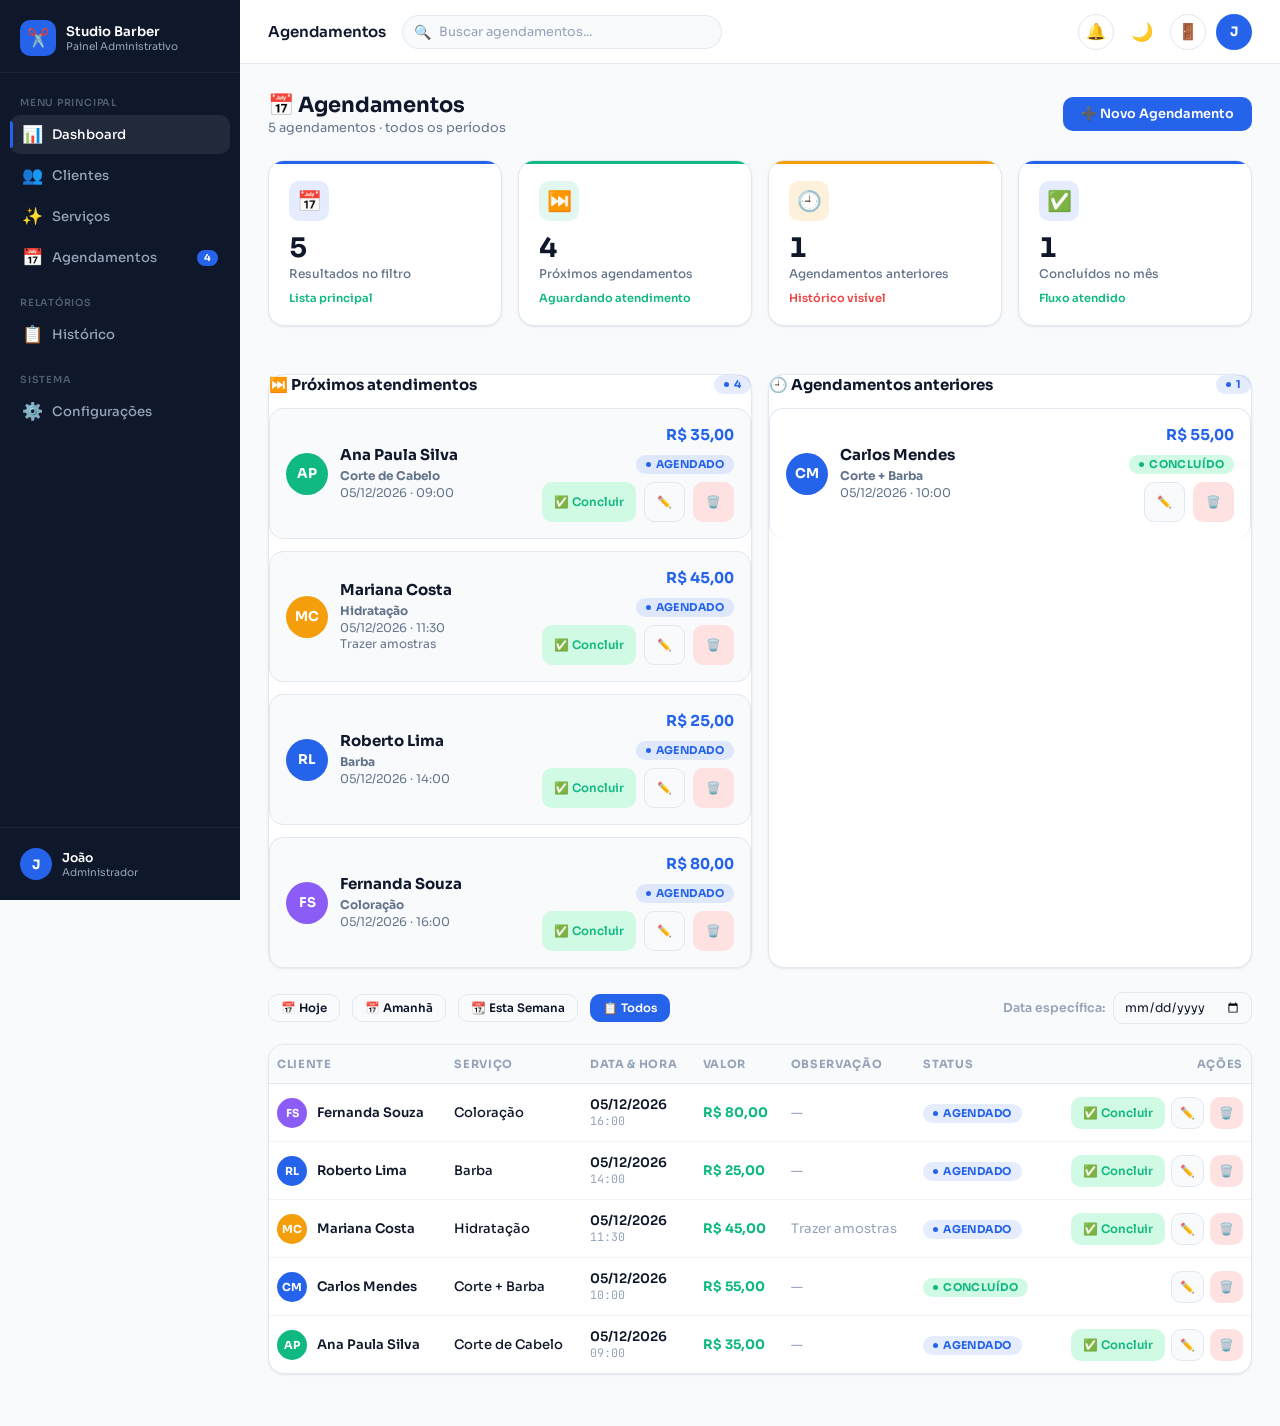
<file: pages/agendamentos.html>
<!DOCTYPE html>
<html lang="pt-BR">
<head>
  <meta charset="UTF-8" />
  <meta name="viewport" content="width=device-width, initial-scale=1.0" />
  <title>Agendamentos — SGCM</title>
  <link rel="stylesheet" href="../css/main.css" />
  <style>
    .agenda-summary { margin: 8px 0 24px; display: grid; grid-template-columns: repeat(auto-fit, minmax(160px, 1fr)); gap: 12px; }
    .agenda-panels { display: grid; grid-template-columns: repeat(auto-fit, minmax(320px, 1fr)); gap: 16px; margin-bottom: 24px; }
    .agenda-panel { display: flex; flex-direction: column; gap: 14px; min-height: 100%; }
    .agenda-panel-header { display: flex; align-items: center; justify-content: space-between; gap: 12px; }
    .agenda-panel-title { display: flex; align-items: center; gap: 10px; font-weight: 700; color: var(--text-primary); }
    .agenda-panel-list { display: flex; flex-direction: column; gap: 12px; }
    .agenda-item { display: grid; grid-template-columns: auto 1fr auto; gap: 12px; padding: 16px; border: 1px solid var(--border); border-radius: 14px; background: var(--bg); transition: var(--transition); }
    .agenda-item:hover { transform: translateY(-1px); box-shadow: var(--shadow-sm); }
    .agenda-item-main { min-width: 0; }
    .agenda-item-title { font-weight: 700; color: var(--text-primary); margin-bottom: 4px; white-space: nowrap; overflow: hidden; text-overflow: ellipsis; }
    .agenda-item-sub { font-size: 0.8rem; color: var(--text-secondary); line-height: 1.4; }
    .agenda-item-meta { display: flex; flex-direction: column; align-items: flex-end; gap: 8px; }
    .agenda-item-time { font-weight: 700; color: var(--primary); font-variant-numeric: tabular-nums; white-space: nowrap; }
    .agenda-item-actions { display: flex; flex-wrap: wrap; justify-content: flex-end; gap: 8px; }
    .agenda-item-actions button { min-height: 40px; min-width: 40px; padding: 8px 12px; }
    .agenda-toolbar { display: flex; align-items: center; justify-content: space-between; gap: 12px; flex-wrap: wrap; margin-bottom: 12px; }
    .agenda-toolbar-note { color: var(--text-secondary); font-size: 0.82rem; }
    
    /* Responsive table: hide on mobile, show card view instead */
    .table-wrapper { overflow-x: auto; }
    table { font-size: 0.9rem; }
    table th, table td { padding: 12px 8px; }
    
    @media (max-width: 414px) {
      .agenda-summary { grid-template-columns: 1fr; gap: 10px; }
      .stat-card { padding: 12px; font-size: 0.9rem; }
      .stat-card-value { font-size: 1.8rem; }
      .stat-card-label { font-size: 0.75rem; }
    }
    
    @media (max-width: 768px) {
      .agenda-item { grid-template-columns: 1fr; padding: 14px; }
      .agenda-item-meta { align-items: flex-start; flex-direction: row; justify-content: space-between; }
      .agenda-item-actions { justify-content: flex-start; margin-top: 8px; }
      .agenda-item-actions button { min-height: 44px; min-width: 44px; padding: 10px 14px; font-size: 0.9rem; }
      .agenda-panels { grid-template-columns: 1fr; }
      
      /* Hide table on mobile, show horizontal scroll indicator */
      table { font-size: 0.8rem; }
      table th, table td { padding: 10px 6px; }
      .table-wrapper { overflow-x: auto; -webkit-overflow-scrolling: touch; }
      
      /* Make table scrollable on mobile with visual feedback */
      table { min-width: 650px; }
    }
  </style>
</head>
<body>

<div class="app-layout">
  <!-- OVERLAY MOBILE: escurece o fundo e fecha a sidebar ao toque -->
  <div class="sidebar-overlay" id="sidebarOverlay" aria-hidden="true"></div>

  <!-- SIDEBAR -->
  <aside class="sidebar" id="sidebar">
    <div class="sidebar-logo">
      <div class="sidebar-logo-icon" id="sidebarEmoji">✂️</div>
      <div>
        <div class="sidebar-logo-text" id="sidebarBusinessName">Carregando...</div>
        <div class="sidebar-logo-sub">Painel Administrativo</div>
      </div>
    </div>
    <nav class="sidebar-nav">
      <div class="nav-section-label">Menu Principal</div>
      <a href="../index.html" class="nav-item" data-page="#dashboard"><span class="nav-item-icon">📊</span> Dashboard</a>
      <a href="clientes.html" class="nav-item" data-page="#clientes"><span class="nav-item-icon">👥</span> Clientes</a>
      <a href="servicos.html" class="nav-item" data-page="#servicos"><span class="nav-item-icon">✨</span> Serviços</a>
      <a href="agendamentos.html" class="nav-item active" data-page="#agendamentos">
        <span class="nav-item-icon">📅</span> Agendamentos
        <span class="nav-badge" id="agBadge" style="display:none">0</span>
      </a>
      <div class="nav-section-label" style="margin-top:8px">Relatórios</div>
      <a href="historico.html" class="nav-item" data-page="#historico"><span class="nav-item-icon">📋</span> Histórico</a>
      <div class="nav-section-label" style="margin-top:8px">Sistema</div>
      <a href="config.html" class="nav-item" data-page="#config"><span class="nav-item-icon">⚙️</span> Configurações</a>
    </nav>
    <div class="sidebar-footer">
      <div class="sidebar-user">
        <div class="user-avatar" id="ownerAvatar">J</div>
        <div class="user-info">
          <div class="user-info-name" id="ownerName">João</div>
          <div class="user-info-role">Administrador</div>
        </div>
      </div>
    </div>
  </aside>

  <div class="main-content">

    <!-- TOPBAR -->
    <header class="topbar">

      <!-- Hamburguer: visível apenas em mobile (≤768px) -->
      <button class="menu-toggle" id="menuToggle"
              aria-label="Abrir menu de navegação"
              aria-expanded="false"
              aria-controls="sidebar">
        <div class="hamburger" aria-hidden="true">
          <span></span>
          <span></span>
          <span></span>
        </div>
      </button>

      <div class="topbar-title" id="topbarPageTitle">Agendamentos</div>

      <div class="topbar-search">
        <span class="search-icon">🔍</span>
        <input type="text" placeholder="Buscar agendamentos..." id="topbarSearchInput" />
      </div>
      <div class="topbar-actions">
        <button class="topbar-btn" data-tooltip="Notificações" aria-label="Notificações">
          🔔
        </button>
        <button class="dark-mode-toggle" id="darkModeToggleTopbar">🌙</button>
        <button class="topbar-btn" onclick="Auth.logout()" data-tooltip="Sair">🚪</button>
        <div class="topbar-avatar" id="topbarAvatar" aria-label="Usuário">A</div>
      </div>

    </header>

    <main class="page-content">

      <div class="page-header">
        <div class="page-header-left">
          <h1>📅 Agendamentos</h1>
          <p id="agendamentosCount">Carregando...</p>
        </div>
        <button class="btn btn-primary" onclick="openAgModal()">
          ➕ Novo Agendamento
        </button>
      </div>

      <div id="agOverview" class="agenda-summary"></div>
      <div id="agPanels" class="agenda-panels"></div>

      <!-- Filtros de Data -->
      <div style="display:flex;align-items:center;gap:12px;margin-bottom:20px;flex-wrap:wrap">
        <button class="btn btn-secondary btn-sm" onclick="filterDate('hoje')" id="filterHoje">📅 Hoje</button>
        <button class="btn btn-secondary btn-sm" onclick="filterDate('amanha')" id="filterAmanha">📅 Amanhã</button>
        <button class="btn btn-secondary btn-sm" onclick="filterDate('semana')" id="filterSemana">📆 Esta Semana</button>
        <button class="btn btn-secondary btn-sm" onclick="filterDate('todos')" id="filterTodos">📋 Todos</button>
        <div style="margin-left:auto;display:flex;align-items:center;gap:8px">
          <label style="font-size:0.82rem;font-weight:600;color:var(--text-muted)">Data específica:</label>
          <input type="date" id="filterDataEspecifica" class="form-control" style="width:auto;padding:6px 10px;font-size:0.82rem" onchange="filterDate('especifica')" />
        </div>
      </div>

      <!-- Tabela -->
      <div class="card" style="overflow:hidden">
        <div class="table-wrapper" style="border:none;border-radius:0">
          <table>
            <thead>
              <tr>
                <th>Cliente</th>
                <th>Serviço</th>
                <th>Data & Hora</th>
                <th>Valor</th>
                <th>Observação</th>
                <th>Status</th>
                <th style="text-align:right">Ações</th>
              </tr>
            </thead>
            <tbody id="agendamentosTableBody"></tbody>
          </table>
        </div>
        <div id="agendamentosEmpty" class="empty-state hidden">
          <div class="empty-state-icon">📅</div>
          <h3>Nenhum agendamento encontrado</h3>
          <p>Crie um novo agendamento para começar.</p>
        </div>
      </div>

    </main>
  </div>
</div>

<!-- MODAL AGENDAMENTO -->
<div class="modal-overlay" id="agModal">
  <div class="modal" style="max-width:560px">
    <div class="modal-header">
      <span class="modal-title" id="agModalTitle">📅 Novo Agendamento</span>
      <button class="modal-close" onclick="Modal.close('agModal')">×</button>
    </div>
    <div class="modal-body">
      <input type="hidden" id="agId" />

      <div class="form-row">
        <div class="form-group">
          <label class="form-label">Cliente *</label>
          <select id="agCliente" class="form-control">
            <option value="">Selecionar cliente...</option>
          </select>
        </div>
        <div class="form-group">
          <label class="form-label">Serviço *</label>
          <select id="agServico" class="form-control" onchange="onServicoChange()">
            <option value="">Selecionar serviço...</option>
          </select>
        </div>
        <div class="form-group">
          <label class="form-label">Funcionário</label>
          <select id="agFuncionario" class="form-control">
            <option value="">Selecionar funcionário...</option>
          </select>
        </div>
      </div>

      <div class="form-row">
        <div class="form-group">
          <label class="form-label">Data *</label>
          <input type="date" id="agData" class="form-control" />
        </div>
        <div class="form-group">
          <label class="form-label">Hora *</label>
          <input type="time" id="agHora" class="form-control" />
        </div>
      </div>

      <div class="form-row">
        <div class="form-group">
          <label class="form-label">Valor (R$)</label>
          <input type="number" id="agValor" class="form-control" placeholder="0,00" step="0.01" min="0" />
        </div>
        <div class="form-group">
          <label class="form-label">Status</label>
          <select id="agStatus" class="form-control">
            <option value="agendado">📅 Agendado</option>
            <option value="concluido">✅ Concluído</option>
            <option value="cancelado">❌ Cancelado</option>
          </select>
        </div>
      </div>

      <div class="form-group">
        <label class="form-label">Observação</label>
        <textarea id="agObs" class="form-control" placeholder="Informações adicionais..."></textarea>
      </div>
    </div>
    <div class="modal-footer">
      <button class="btn btn-secondary" onclick="Modal.close('agModal')">Cancelar</button>
      <button class="btn btn-primary" onclick="salvarAgendamento()">💾 Salvar Agendamento</button>
    </div>
  </div>
</div>

<div class="modal-overlay" id="confirmOverlay">
  <div class="modal" style="max-width:380px">
    <div class="modal-header">
      <span class="modal-title">⚠️ Confirmar</span>
      <button class="modal-close" onclick="Modal.close('confirmOverlay')">×</button>
    </div>
    <div class="modal-body">
      <p id="confirmMsg" style="color:var(--text-secondary);font-size:0.9rem">Confirmar ação?</p>
    </div>
    <div class="modal-footer">
      <button class="btn btn-secondary" onclick="Modal.close('confirmOverlay')">Cancelar</button>
      <button class="btn btn-danger" id="confirmYes">Confirmar</button>
    </div>
  </div>
</div>

<div class="notifications-wrapper" id="notificationsWrapper"></div>
<script src="../js/db.js"></script>
<script src="../js/ui.js"></script>
<script src="../js/auth.js"></script>
<script src="../js/mobile.js"></script>

<script>
// Popular select de funcionários
function populateFuncionarios() {
  const select = document.getElementById('agFuncionario');
  if (!select) return;
  const usuarios = Auth.getUsuarios().filter(u => u.ativo);
  select.innerHTML = '<option value="">Selecionar funcionário...</option>';
  usuarios.forEach(u => {
    select.innerHTML += `<option value="${u.id}">${escapeHTML(u.nome)} (${u.role === 'admin' ? 'Admin' : 'Atendente'})</option>`;
  });
}

// Modificar a função openAgModal para incluir funcionários
const originalOpenAgModal = window.openAgModal;
window.openAgModal = function() {
  if (originalOpenAgModal) originalOpenAgModal();
  populateFuncionarios();
};

// Modificar salvarAgendamento para incluir funcionarioId
const originalSalvarAgendamento = window.salvarAgendamento;
window.salvarAgendamento = function() {
  const funcionarioId = document.getElementById('agFuncionario')?.value || '';
  // Chama a função original e adiciona o campo
  // (adaptar conforme a implementação existente)
  if (originalSalvarAgendamento) originalSalvarAgendamento();
  // Aqui você pode adaptar para salvar o funcionarioId no objeto do agendamento
};

  let currentFilter = 'todos';

  function getFilteredAgs() {
    const all = DB.getAgendamentos();
    const hoje = new Date().toISOString().slice(0,10);

    if (currentFilter === 'hoje') return all.filter(a => a.data === hoje);
    if (currentFilter === 'amanha') {
      const amanha = new Date(Date.now() + 86400000).toISOString().slice(0,10);
      return all.filter(a => a.data === amanha);
    }
    if (currentFilter === 'semana') {
      const d = new Date();
      const start = new Date(d); start.setDate(d.getDate() - d.getDay());
      const end = new Date(start); end.setDate(start.getDate() + 6);
      return all.filter(a => a.data >= start.toISOString().slice(0,10) && a.data <= end.toISOString().slice(0,10));
    }
    if (currentFilter === 'especifica') {
      const sel = document.getElementById('filterDataEspecifica').value;
      if (!sel) return all;
      return all.filter(a => a.data === sel);
    }
    return all; // todos
  }

  function filterDate(type) {
    currentFilter = type;
    ['hoje','amanha','semana','todos'].forEach(t => {
      const btn = document.getElementById(`filter${t.charAt(0).toUpperCase()+t.slice(1)}`);
      if (btn) btn.style.background = t === type ? 'var(--primary)' : '';
      if (btn) btn.style.color = t === type ? '#fff' : '';
      if (btn) btn.style.borderColor = t === type ? 'var(--primary)' : '';
    });
    renderAgendamentos();
  }

  function formatAgendaCard(ag, mode) {
    const cliente = DB.getClienteById(ag.clienteId)?.nome || 'Cliente removido';
    const servico = DB.getServicoPorId(ag.servicoId)?.nome || 'Serviço removido';
    const color = avatarColor(cliente);
    return `
      <div class="agenda-item" style="background:${mode === 'upcoming' ? 'var(--bg)' : 'var(--bg-card)'}">
        <div class="avatar" style="background:${escapeHTML(color)}; width:42px; height:42px; font-size:0.9rem">${escapeHTML(Format.initials(cliente || '?'))}</div>
        <div class="agenda-item-main">
          <div class="agenda-item-title">${escapeHTML(cliente)}</div>
          <div class="agenda-item-sub"><strong>${escapeHTML(servico)}</strong><br />${escapeHTML(Format.date(ag.data))} · ${escapeHTML(ag.hora || '—')}${ag.observacao ? `<br />${escapeHTML(ag.observacao)}` : ''}</div>
        </div>
        <div class="agenda-item-meta">
          <div class="agenda-item-time">${escapeHTML(Format.currency(ag.valor))}</div>
          <div>${ag.status === 'agendado' ? '<span class="badge badge-blue">Agendado</span>' : ag.status === 'concluido' ? '<span class="badge badge-green">Concluído</span>' : '<span class="badge badge-red">Cancelado</span>'}</div>
          <div class="agenda-item-actions">
            ${ag.status === 'agendado' ? `<button class="btn btn-success btn-sm" onclick="concluirAg('${escapeHTML(ag.id)}')">✅ Concluir</button>` : ''}
            <button class="btn btn-secondary btn-sm btn-icon" onclick="editarAg('${escapeHTML(ag.id)}')">✏️</button>
            <button class="btn btn-danger btn-sm btn-icon" onclick="excluirAg('${escapeHTML(ag.id)}')">🗑️</button>
          </div>
        </div>
      </div>
    `;
  }

  function renderAgendaWidgets(search = '') {
    const all = DB.getAgendamentos().slice().sort((a, b) => {
      if (a.data !== b.data) return a.data > b.data ? 1 : -1;
      return (a.hora || '') > (b.hora || '') ? 1 : -1;
    });
    const query = (search || '').trim().toLowerCase();
    const filtered = all.filter(ag => {
      if (!query) return true;
      const cliente = DB.getClienteById(ag.clienteId)?.nome || '';
      const servico = DB.getServicoPorId(ag.servicoId)?.nome || '';
      return cliente.toLowerCase().includes(query) || servico.toLowerCase().includes(query) || (ag.observacao || '').toLowerCase().includes(query) || (ag.data || '').includes(query) || (ag.hora || '').includes(query);
    });
    const today = new Date().toISOString().slice(0, 10);
    const upcoming = all.filter(ag => ag.status === 'agendado' && ag.data >= today).filter(ag => !query || filtered.includes(ag));
    const previous = all.filter(ag => ag.data < today || ag.status !== 'agendado').filter(ag => !query || filtered.includes(ag));
    const monthKey = new Date().toISOString().slice(0, 7);
    const monthConcluded = all.filter(ag => ag.status === 'concluido' && (ag.data || '').startsWith(monthKey)).length;

    const overview = document.getElementById('agOverview');
    const panels = document.getElementById('agPanels');
    if (overview) {
      overview.innerHTML = `
        <div class="stat-cards">
          <div class="stat-card" style="--stat-color: var(--primary); --stat-color-light: var(--primary-light)">
            <div class="stat-card-icon">📅</div>
            <div class="stat-card-value">${filtered.length}</div>
            <div class="stat-card-label">Resultados no filtro</div>
            <div class="stat-card-change change-up">Lista principal</div>
          </div>
          <div class="stat-card" style="--stat-color: var(--green); --stat-color-light: rgba(16,185,129,.12)">
            <div class="stat-card-icon">⏭️</div>
            <div class="stat-card-value">${upcoming.length}</div>
            <div class="stat-card-label">Próximos agendamentos</div>
            <div class="stat-card-change change-up">Aguardando atendimento</div>
          </div>
          <div class="stat-card" style="--stat-color: var(--yellow); --stat-color-light: rgba(245,158,11,.14)">
            <div class="stat-card-icon">🕘</div>
            <div class="stat-card-value">${previous.length}</div>
            <div class="stat-card-label">Agendamentos anteriores</div>
            <div class="stat-card-change change-down">Histórico visível</div>
          </div>
          <div class="stat-card" style="--stat-color: var(--primary); --stat-color-light: var(--primary-light)">
            <div class="stat-card-icon">✅</div>
            <div class="stat-card-value">${monthConcluded}</div>
            <div class="stat-card-label">Concluídos no mês</div>
            <div class="stat-card-change change-up">Fluxo atendido</div>
          </div>
        </div>
      `;
    }
    if (panels) {
      const upcomingHtml = upcoming.slice(0, 5).map(ag => formatAgendaCard(ag, 'upcoming')).join('');
      const previousHtml = previous.slice(0, 5).map(ag => formatAgendaCard(ag, 'previous')).join('');
      panels.innerHTML = `
        <div class="card agenda-panel">
          <div class="agenda-panel-header">
            <div class="agenda-panel-title">⏭️ Próximos atendimentos</div>
            <span class="badge badge-blue">${upcoming.length}</span>
          </div>
          <div class="agenda-panel-list">
            ${upcomingHtml || '<div class="empty-state" style="padding:16px"><h3>Nenhum próximo atendimento</h3><p>Os agendamentos futuros aparecem aqui.</p></div>'}
          </div>
        </div>
        <div class="card agenda-panel">
          <div class="agenda-panel-header">
            <div class="agenda-panel-title">🕘 Agendamentos anteriores</div>
            <span class="badge badge-blue">${previous.length}</span>
          </div>
          <div class="agenda-panel-list">
            ${previousHtml || '<div class="empty-state" style="padding:16px"><h3>Sem histórico visível</h3><p>Os atendimentos passados aparecem aqui.</p></div>'}
          </div>
        </div>
      `;
    }
  }

  function renderAgendamentos(search = '') {
    const tbody = document.getElementById('agendamentosTableBody');
    const empty = document.getElementById('agendamentosEmpty');
    const allAgendamentos = getFilteredAgs();
    renderAgendaWidgets(search);

    const ags = allAgendamentos.filter(ag => {
      if (!search) return true;
      const q = search.toLowerCase();
      const c = DB.getClienteById(ag.clienteId);
      const s = DB.getServicoPorId(ag.servicoId);
      return (c?.nome||'').toLowerCase().includes(q) || (s?.nome||'').toLowerCase().includes(q) || (ag.observacao||'').toLowerCase().includes(q) || (ag.data||'').includes(q) || (ag.hora||'').includes(q);
    });

    const pageSize = 10;
    let currentPage = window.agendamentosCurrentPage || 1;
    const totalPages = Math.ceil(ags.length / pageSize) || 1;
    if (currentPage > totalPages) currentPage = totalPages;
    if (currentPage < 1) currentPage = 1;
    window.agendamentosCurrentPage = currentPage;

    const label = currentFilter === 'hoje' ? 'hoje' : currentFilter === 'amanha' ? 'amanhã' : currentFilter === 'semana' ? 'esta semana' : currentFilter === 'especifica' ? 'data específica' : 'todos os períodos';
    document.getElementById('agendamentosCount').textContent = `${ags.length} agendamento${ags.length !== 1 ? 's' : ''} · ${label}`;

    tbody.innerHTML = '';

    if (ags.length === 0) {
      empty.classList.remove('hidden');
      renderAgendamentosPagination(1, 1);
      return;
    }
    empty.classList.add('hidden');

    const start = (currentPage - 1) * pageSize;
    const end = start + pageSize;

    ags.slice(start, end).forEach(ag => {
      const c = DB.getClienteById(ag.clienteId);
      const s = DB.getServicoPorId(ag.servicoId);
      const color = avatarColor(c?.nome || '');
      const tr = document.createElement('tr');
      tr.innerHTML = `
        <td>
          <div class="client-cell">
            <div class="avatar" style="background:${escapeHTML(color)}">${escapeHTML(Format.initials(c?.nome||'?'))}</div>
            <span style="font-weight:600">${c?.nome ? escapeHTML(c.nome) : '<span style="color:var(--text-muted)">Cliente removido</span>'}</span>
          </div>
        </td>
        <td style="font-weight:500">${s?.nome ? escapeHTML(s.nome) : '<span style="color:var(--text-muted)">Serviço removido</span>'}</td>
        <td>
          <div style="font-weight:600">${escapeHTML(Format.date(ag.data))}</div>
          <div style="font-size:0.78rem;color:var(--text-muted);font-family:'JetBrains Mono',monospace">${escapeHTML(ag.hora || '—')}</div>
        </td>
        <td style="font-weight:700;color:var(--green)">${escapeHTML(Format.currency(ag.valor))}</td>
        <td style="color:var(--text-muted);max-width:160px;overflow:hidden;text-overflow:ellipsis;white-space:nowrap">${escapeHTML(ag.observacao || '—')}</td>
        <td>${ag.status === 'agendado' ? '<span class="badge badge-blue">Agendado</span>' : ag.status === 'concluido' ? '<span class="badge badge-green">Concluído</span>' : '<span class="badge badge-red">Cancelado</span>'}</td>
        <td>
          <div class="table-actions" style="justify-content:flex-end">
            ${ag.status === 'agendado' ? `<button class="btn btn-success btn-sm" onclick="concluirAg('${escapeHTML(ag.id)}')" data-tooltip="Marcar como concluído">✅ Concluir</button>` : ''}
            <button class="btn btn-secondary btn-sm btn-icon" onclick="editarAg('${escapeHTML(ag.id)}')" data-tooltip="Editar">✏️</button>
            <button class="btn btn-danger btn-sm btn-icon" onclick="excluirAg('${escapeHTML(ag.id)}')" data-tooltip="Excluir">🗑️</button>
          </div>
        </td>
      `;
      tbody.appendChild(tr);
    });

    renderAgendamentosPagination(currentPage, totalPages);
  }
  function renderAgendamentosPagination(currentPage, totalPages) {
    let pagContainer = document.getElementById('agendamentosPagination');
    if (!pagContainer) {
      pagContainer = document.createElement('div');
      pagContainer.id = 'agendamentosPagination';
      pagContainer.style = 'display:flex;justify-content:center;gap:8px;margin:24px 0 0 0';
      document.querySelector('.main-content .page-content').appendChild(pagContainer);
    }
    pagContainer.innerHTML = '';
    if (totalPages <= 1) return;
    for (let i = 1; i <= totalPages; i++) {
      const btn = document.createElement('button');
      btn.className = 'btn btn-sm' + (i === currentPage ? ' btn-primary' : ' btn-secondary');
      btn.textContent = i;
      btn.onclick = () => {
        window.agendamentosCurrentPage = i;
        renderAgendamentos(document.getElementById('topbarSearchInput').value);
      };
      pagContainer.appendChild(btn);
    }
  }

  function populateSelects() {
    const clienteSelect = document.getElementById('agCliente');
    const servicoSelect = document.getElementById('agServico');

    const clientes = DB.getClientes();
    const servicos = DB.getServicos();

    clienteSelect.innerHTML = '<option value="">Selecionar cliente...</option>';
    clientes.forEach(c => {
      clienteSelect.innerHTML += `<option value="${c.id}">${escapeHTML(c.nome)}</option>`;
    });

    servicoSelect.innerHTML = '<option value="">Selecionar serviço...</option>';
    servicos.forEach(s => {
      servicoSelect.innerHTML += `<option value="${s.id}" data-preco="${s.preco}">${escapeHTML(s.nome)} — ${escapeHTML(Format.currency(s.preco))}</option>`;
    });
  }

  function onServicoChange() {
    const sel = document.getElementById('agServico');
    const opt = sel.options[sel.selectedIndex];
    const preco = opt?.dataset?.preco;
    if (preco) document.getElementById('agValor').value = preco;
  }

  function openAgModal() {
    populateSelects();
    document.getElementById('agId').value = '';
    document.getElementById('agCliente').value = '';
    document.getElementById('agServico').value = '';
    document.getElementById('agData').value = new Date().toISOString().slice(0,10);
    document.getElementById('agHora').value = '';
    document.getElementById('agValor').value = '';
    document.getElementById('agStatus').value = 'agendado';
    document.getElementById('agObs').value = '';
    document.getElementById('agModalTitle').textContent = '📅 Novo Agendamento';
    Modal.open('agModal');
  }

  function editarAg(id) {
    const ag = DB.getAgendamentos().find(a => a.id === id);
    if (!ag) return;
    populateSelects();
    document.getElementById('agId').value = ag.id;
    document.getElementById('agCliente').value = ag.clienteId || '';
    document.getElementById('agServico').value = ag.servicoId || '';
    document.getElementById('agData').value = ag.data || '';
    document.getElementById('agHora').value = ag.hora || '';
    document.getElementById('agValor').value = ag.valor || '';
    document.getElementById('agStatus').value = ag.status || 'agendado';
    document.getElementById('agObs').value = ag.observacao || '';
    document.getElementById('agModalTitle').textContent = '✏️ Editar Agendamento';
    Modal.open('agModal');
  }

  // CORRIGIDA: salvarAgendamento com validação de conflito
  function salvarAgendamento() {
    const clienteId = document.getElementById('agCliente').value;
    const servicoId = document.getElementById('agServico').value;
    const data = document.getElementById('agData').value;
    const hora = document.getElementById('agHora').value;
    const agId = document.getElementById('agId').value;

    if (!clienteId) { Notify.error('Campo obrigatório', 'Selecione um cliente.'); return; }
    if (!servicoId) { Notify.error('Campo obrigatório', 'Selecione um serviço.'); return; }
    if (!data) { Notify.error('Campo obrigatório', 'Informe a data.'); return; }
    if (!hora) { Notify.error('Campo obrigatório', 'Informe o horário.'); return; }

    // Verifica conflito de horários com outros agendamentos ativos
    const temConflito = hasTimeConflict(data, hora, servicoId, agId || null);
    if (temConflito) {
      Notify.error('Conflito de horário', 'Já existe um agendamento nesse intervalo.');
      return;
    }

    const agendamento = {
      id: agId || null,
      clienteId,
      servicoId,
      data,
      hora,
      valor: parseFloat(document.getElementById('agValor').value) || 0,
      status: document.getElementById('agStatus').value || 'agendado',
      observacao: document.getElementById('agObs').value.trim(),
      funcionarioId: document.getElementById('agFuncionario')?.value || '',
    };

    DB.saveAgendamento(agendamento);
    Modal.close('agModal');
    renderAgendamentos(document.getElementById('topbarSearchInput')?.value || '');
    Notify.success('Agendamento salvo!', agId ? 'O agendamento foi atualizado.' : 'Novo agendamento criado com sucesso.');
  }

  function concluirAg(id) {
    const ag = DB.getAgendamentos().find(a => a.id === id);
    const c = DB.getClienteById(ag?.clienteId);
    confirmDelete(`Marcar atendimento de ${c?.nome || 'cliente'} como concluído?`, () => {
      document.getElementById('confirmYes').textContent = 'Confirmar';
      DB.concluirAgendamento(id);
      renderAgendamentos();
      Notify.success('Atendimento concluído!', 'Registrado no histórico.');
    });
    document.getElementById('confirmYes').textContent = 'Concluir';
  }

  function excluirAg(id) {
    confirmDelete('Excluir este agendamento?', () => {
      DB.deleteAgendamento(id);
      renderAgendamentos();
      Notify.success('Agendamento removido', '');
    });
  }

  // Filtro inicial
  filterDate('todos');

  function _debounce(fn, delay = 220) {
    let timer;
    return (...args) => {
      clearTimeout(timer);
      timer = setTimeout(() => fn(...args), delay);
    };
  }

  document.getElementById('topbarSearchInput')?.addEventListener('input', _debounce((e) => {
    window.agendamentosCurrentPage = 1;
    renderAgendamentos(e.target.value);
  }, 200));

  window.agendamentosCurrentPage = 1;
  document.addEventListener('DOMContentLoaded', () => {
    document.getElementById('topbarAvatar').textContent = (DB.getConfig().owner || 'A')[0].toUpperCase();
    populateFuncionarios();
    filterDate('todos');
    renderAgendaWidgets(document.getElementById('topbarSearchInput')?.value || '');
  });
</script>

</body>
</html>
</file>
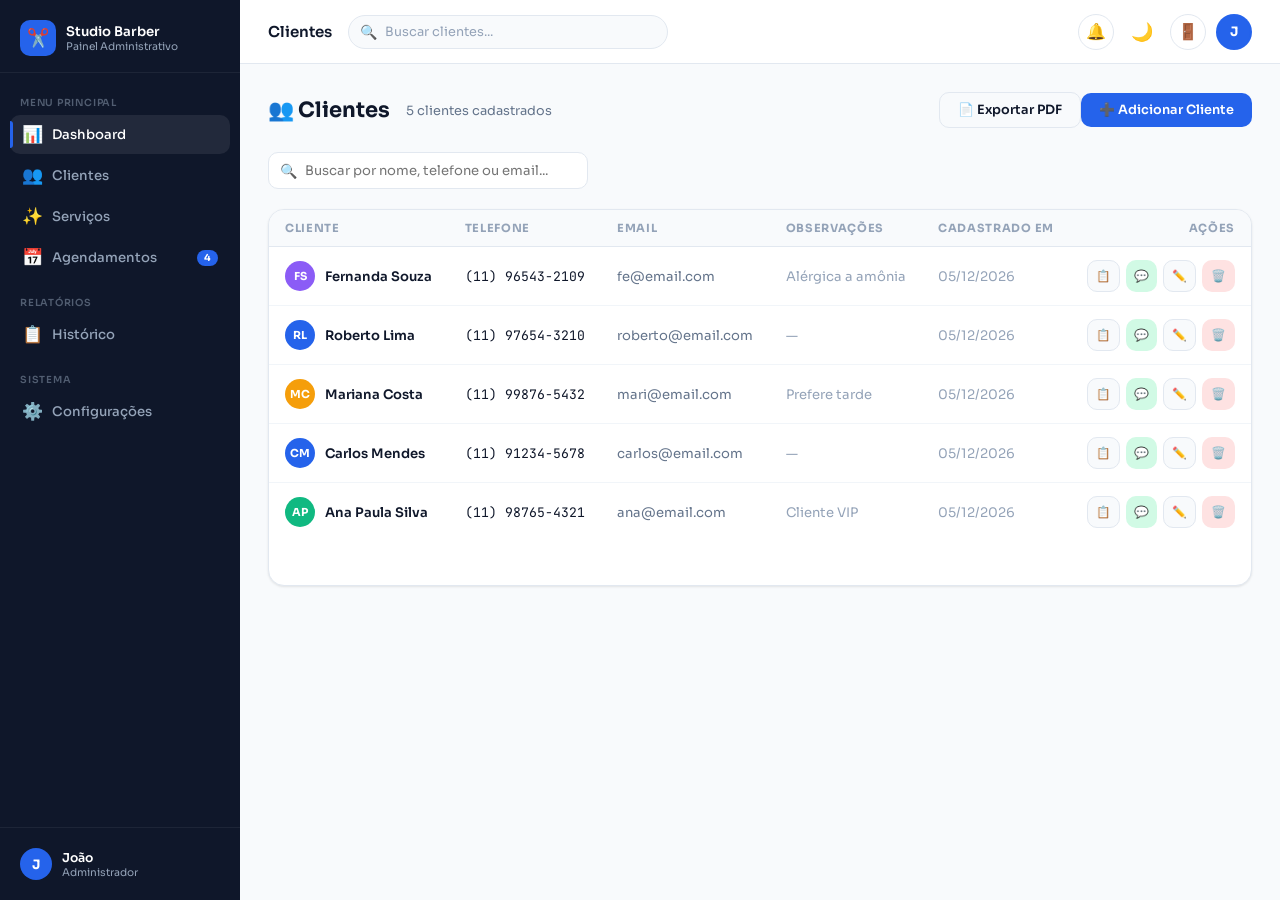
<file: pages/clientes.html>
<!DOCTYPE html>
<html lang="pt-BR">
<head>
  <meta charset="UTF-8" />
  <meta name="viewport" content="width=device-width, initial-scale=1.0" />
  <title>Clientes — SGCM</title>
  <link rel="stylesheet" href="../css/main.css" />
</head>
<body>

<div class="app-layout">
  <!-- OVERLAY MOBILE: escurece o fundo e fecha a sidebar ao toque -->
  <div class="sidebar-overlay" id="sidebarOverlay" aria-hidden="true"></div>

  <!-- SIDEBAR -->
  <aside class="sidebar" id="sidebar">
    <div class="sidebar-logo">
      <div class="sidebar-logo-icon" id="sidebarEmoji">✂️</div>
      <div>
        <div class="sidebar-logo-text" id="sidebarBusinessName">Carregando...</div>
        <div class="sidebar-logo-sub">Painel Administrativo</div>
      </div>
    </div>
    <nav class="sidebar-nav">
      <div class="nav-section-label">Menu Principal</div>
      <a href="../index.html" class="nav-item" data-page="#dashboard"><span class="nav-item-icon">📊</span> Dashboard</a>
      <a href="clientes.html" class="nav-item active" data-page="#clientes"><span class="nav-item-icon">👥</span> Clientes</a>
      <a href="servicos.html" class="nav-item" data-page="#servicos"><span class="nav-item-icon">✨</span> Serviços</a>
      <a href="agendamentos.html" class="nav-item" data-page="#agendamentos">
        <span class="nav-item-icon">📅</span> Agendamentos
        <span class="nav-badge" id="agBadge" style="display:none">0</span>
      </a>
      <div class="nav-section-label" style="margin-top:8px">Relatórios</div>
      <a href="historico.html" class="nav-item" data-page="#historico"><span class="nav-item-icon">📋</span> Histórico</a>
      <div class="nav-section-label" style="margin-top:8px">Sistema</div>
      <a href="config.html" class="nav-item" data-page="#config"><span class="nav-item-icon">⚙️</span> Configurações</a>
    </nav>
    <div class="sidebar-footer">
      <div class="sidebar-user">
        <div class="user-avatar" id="ownerAvatar">J</div>
        <div class="user-info">
          <div class="user-info-name" id="ownerName">João</div>
          <div class="user-info-role">Administrador</div>
        </div>
      </div>
    </div>
  </aside>

  <!-- MAIN -->
  <div class="main-content">

    <!-- TOPBAR -->
    <header class="topbar">

      <!-- Hamburguer: visível apenas em mobile (≤768px) -->
      <button class="menu-toggle" id="menuToggle"
              aria-label="Abrir menu de navegação"
              aria-expanded="false"
              aria-controls="sidebar">
        <div class="hamburger" aria-hidden="true">
          <span></span>
          <span></span>
          <span></span>
        </div>
      </button>

      <div class="topbar-title" id="topbarPageTitle">Clientes</div>

      <div class="topbar-search">
        <span class="search-icon">🔍</span>
        <input type="text" placeholder="Buscar clientes..." id="topbarSearchInput" />
      </div>
      <div class="topbar-actions">
        <button class="topbar-btn" data-tooltip="Notificações" aria-label="Notificações">
          🔔
        </button>
        <button class="dark-mode-toggle" id="darkModeToggleTopbar">🌙</button>
        <button class="topbar-btn" onclick="Auth.logout()" data-tooltip="Sair">🚪</button>
        <div class="topbar-avatar" id="topbarAvatar" aria-label="Usuário">A</div>
      </div>

    </header>

    <main class="page-content">

      <div class="page-header">
        <div class="page-header-left" style="display:flex;align-items:center;gap:16px;width:100%">
          <h1>👥 Clientes</h1>
          <p id="clientesCount">Carregando...</p>
          <button class="btn btn-secondary" onclick="exportClientesToPDF()" style="margin-left:auto">
            📄 Exportar PDF
          </button>
        </div>
        <button class="btn btn-primary" onclick="openClienteModal()">
          ➕ Adicionar Cliente
        </button>
      </div>

      <!-- Busca e Filtros -->
      <div class="page-search">
        <div class="page-search-input">
          <span class="search-icon">🔍</span>
          <input type="text" id="searchClientes" placeholder="Buscar por nome, telefone ou email..." />
        </div>
      </div>

      <!-- Tabela de Clientes -->
      <div class="card" style="overflow:hidden">
        <div class="table-wrapper" style="border:none;border-radius:0">
          <table>
            <thead>
              <tr>
                <th>Cliente</th>
                <th>Telefone</th>
                <th>Email</th>
                <th>Observações</th>
                <th>Cadastrado em</th>
                <th style="text-align:right">Ações</th>
              </tr>
            </thead>
            <tbody id="clientesTableBody">
              <!-- Preenchido via JS -->
            </tbody>
          </table>
        </div>
        <div id="clientesEmpty" class="empty-state hidden">
          <div class="empty-state-icon">👥</div>
          <h3>Nenhum cliente cadastrado</h3>
          <p>Clique em "Adicionar Cliente" para começar a construir sua base.</p>
        </div>
      </div>

    </main>
  </div>
</div>

<!-- MODAL ADICIONAR/EDITAR CLIENTE -->
<div class="modal-overlay" id="clienteModal">
  <div class="modal">
    <div class="modal-header">
      <span class="modal-title" id="clienteModalTitle">➕ Novo Cliente</span>
      <button class="modal-close" onclick="Modal.close('clienteModal')">×</button>
    </div>
    <div class="modal-body">
      <input type="hidden" id="clienteId" />
      <div class="form-row">
        <div class="form-group" style="grid-column:span 2">
          <label class="form-label">Nome Completo *</label>
          <input type="text" id="clienteNome" class="form-control" placeholder="Ex: Ana Paula Silva" />
        </div>
      </div>
      <div class="form-row">
        <div class="form-group">
          <label class="form-label">Telefone / WhatsApp</label>
          <input type="tel" id="clienteTelefone" class="form-control" placeholder="(11) 99999-9999" />
        </div>
        <div class="form-group">
          <label class="form-label">Email</label>
          <input type="email" id="clienteEmail" class="form-control" placeholder="email@exemplo.com" />
        </div>
      </div>
      <div class="form-group">
        <label class="form-label">Observações</label>
        <textarea id="clienteObs" class="form-control" placeholder="Preferências, alergias, informações importantes..."></textarea>
      </div>
    </div>
    <div class="modal-footer">
      <button class="btn btn-secondary" onclick="Modal.close('clienteModal')">Cancelar</button>
      <button class="btn btn-primary" onclick="salvarCliente()">💾 Salvar Cliente</button>
    </div>
  </div>
</div>

<!-- MODAL VER HISTÓRICO DO CLIENTE -->
<div class="modal-overlay" id="clienteHistModal">
  <div class="modal" style="max-width:600px">
    <div class="modal-header">
      <span class="modal-title" id="clienteHistTitle">📋 Histórico do Cliente</span>
      <button class="modal-close" onclick="Modal.close('clienteHistModal')">×</button>
    </div>
    <div class="modal-body" id="clienteHistBody" style="padding:0">
      <!-- Preenchido via JS -->
    </div>
  </div>
</div>

<!-- MODAL CONFIRMAÇÃO -->
<div class="modal-overlay" id="confirmOverlay">
  <div class="modal" style="max-width:380px">
    <div class="modal-header">
      <span class="modal-title">⚠️ Confirmar Exclusão</span>
      <button class="modal-close" onclick="Modal.close('confirmOverlay')">×</button>
    </div>
    <div class="modal-body">
      <p id="confirmMsg" style="color:var(--text-secondary);font-size:0.9rem">Tem certeza que deseja excluir este cliente?</p>
    </div>
    <div class="modal-footer">
      <button class="btn btn-secondary" onclick="Modal.close('confirmOverlay')">Cancelar</button>
      <button class="btn btn-danger" id="confirmYes">Excluir</button>
    </div>
  </div>
</div>

<div class="notifications-wrapper" id="notificationsWrapper"></div>
<script>
  // ──────────────────────────────────────────
  // EXPORTAR PDF
  // ──────────────────────────────────────────
// ──────────────────────────────────────────
// EXPORTAR PDF DE CLIENTES
// ──────────────────────────────────────────
function exportClientesToPDF() {
  const clientes = typeof filteredClientes !== 'undefined' && filteredClientes.length > 0 ? filteredClientes : DB.getClientes();
  const config = DB.getConfig();
  if (clientes.length === 0) {
    Notify.warning('Nada para exportar', 'Não há clientes cadastrados.');
    return;
  }
  const printWindow = window.open('', '_blank');
  printWindow.document.write(
  '<!DOCTYPE html>' +
  '<html>' +
  '<head>' +
  '<title>Clientes - ' + escapeHTML(config.nome || 'SGCM') + '</title>' +
    '<meta charset="UTF-8">' +
    '<style>' +
    '* { margin: 0; padding: 0; box-sizing: border-box; }' +
    'body { font-family: "Segoe UI", Arial, sans-serif; padding: 40px; color: #333; }' +
    '.header { text-align: center; margin-bottom: 30px; padding-bottom: 20px; border-bottom: 2px solid #2563EB; }' +
    '.header h1 { font-size: 24px; margin-bottom: 5px; }' +
    '.header p { color: #666; font-size: 12px; }' +
    '.stats { background: #f3f4f6; padding: 15px; border-radius: 10px; text-align: center; margin-bottom: 20px; }' +
    '.stats .value { font-size: 28px; font-weight: bold; color: #2563EB; }' +
    'table { width: 100%; border-collapse: collapse; margin-top: 20px; }' +
    'th, td { border: 1px solid #ddd; padding: 10px; text-align: left; font-size: 12px; }' +
    'th { background: #f3f4f6; font-weight: bold; }' +
    '.footer { margin-top: 30px; text-align: center; font-size: 10px; color: #999; border-top: 1px solid #ddd; padding-top: 20px; }' +
    '@media print { body { padding: 20px; } .no-print { display: none; } }' +
    '</style>' +
    '</head>' +
    '<body>' +
    '<div class="header">' +
      '<h1>👥 ' + (config.nome || 'SGCM') + ' - Lista de Clientes</h1>' +
      '<p>Gerado em: ' + new Date().toLocaleString('pt-BR') + '</p>' +
    '</div>' +
    '<div class="stats">' +
      '<div class="value">' + clientes.length + '</div>' +
      '<div>Clientes Cadastrados</div>' +
    '</div>' +
    '<table>' +
      '<thead>' +
        '<tr><th>Nome</th><th>Telefone</th><th>Email</th><th>Observações</th><th>Cadastro</th></tr>' +
      '</thead>' +
      '<tbody>' +
        clientes.map(c =>
          '<tr>' +
            '<td>' + escapeHTML(c.nome || '—') + '</td>' +
            '<td>' + escapeHTML(Format.phone ? Format.phone(c.telefone) : (c.telefone || '—')) + '</td>' +
            '<td>' + escapeHTML(c.email || '—') + '</td>' +
            '<td>' + escapeHTML(c.obs || '—') + '</td>' +
            '<td>' + escapeHTML(Format.date ? Format.date(c.createdAt?.slice(0,10)) : (c.createdAt?.slice(0,10) || '—')) + '</td>' +
          '</tr>'
        ).join('') +
      '</tbody>' +
    '</table>' +
    '<div class="footer">' +
      '<p>Relatório gerado pelo SGCM - Sistema de Gerenciamento Comercial</p>' +
    '</div>' +
    '<div class="no-print" style="text-align:center;margin-top:20px">' +
      '<button onclick="window.print()" style="padding:10px 20px;background:#2563EB;color:white;border:none;border-radius:5px;cursor:pointer">🖨️ Imprimir / Salvar PDF</button>' +
    '</div>' +
    '</body></html>'
  );
  printWindow.document.close();
  Notify.success('Relatório gerado', 'A janela de impressão foi aberta. Use "Salvar como PDF" para exportar.');
}
    
  
  // Helper para pegar histórico filtrado (reutilizado do render)
  function getFilteredHistorico() {
    let hist = DB.getHistorico();
    const filterDe = document.getElementById('filterDe')?.value;
    const filterAte = document.getElementById('filterAte')?.value;
    const search = document.getElementById('searchHist')?.value || '';
  
    if (filterDe) hist = hist.filter(h => (h.data || '') >= filterDe);
    if (filterAte) hist = hist.filter(h => (h.data || '') <= filterAte);
  
    if (search) {
      const q = search.toLowerCase();
      hist = hist.filter(h => {
        const c = DB.getClienteById(h.clienteId);
        const s = DB.getServicoPorId(h.servicoId);
        return (c?.nome||'').toLowerCase().includes(q) || (s?.nome||'').toLowerCase().includes(q);
      });
    }
  
    return hist;
  }
  // ──────────────────────────────────────────
  // PAGINAÇÃO
  // ──────────────────────────────────────────
  let currentPage = 1;
  let itemsPerPage = 10;
  let filteredClientes = [];

  function renderClientesPaginated() {
    const tbody = document.getElementById('clientesTableBody');
    const emptyState = document.getElementById('clientesEmpty');
    let clientes = DB.getClientes();
    const filter = document.getElementById('searchClientes')?.value || '';
  
    if (filter) {
      const q = filter.toLowerCase();
      clientes = clientes.filter(c =>
        (c.nome || '').toLowerCase().includes(q) ||
        (c.email || '').toLowerCase().includes(q) ||
        (c.telefone || '').includes(q)
      );
    }
  
    filteredClientes = clientes;
    const totalPages = Math.ceil(filteredClientes.length / itemsPerPage);
  
    // Ajusta página atual se necessário
    if (currentPage > totalPages && totalPages > 0) currentPage = totalPages;
    if (currentPage < 1) currentPage = 1;
  
    const start = (currentPage - 1) * itemsPerPage;
    const end = start + itemsPerPage;
    const pageClientes = filteredClientes.slice(start, end);
  
    document.getElementById('clientesCount').textContent = 
      `${filteredClientes.length} cliente${filteredClientes.length !== 1 ? 's' : ''} cadastrado${filteredClientes.length !== 1 ? 's' : ''}`;
  
    tbody.innerHTML = '';
  
    if (filteredClientes.length === 0) {
      emptyState.classList.remove('hidden');
      document.getElementById('paginationControls')?.remove();
      return;
    }
  
    emptyState.classList.add('hidden');
  
    pageClientes.forEach(c => {
      const color = avatarColor(c.nome);
      const tr = document.createElement('tr');
      // Avatar e nome
      const tdClient = document.createElement('td');
      const clientCell = document.createElement('div');
      clientCell.className = 'client-cell';
      const avatarDiv = document.createElement('div');
      avatarDiv.className = 'avatar';
      avatarDiv.textContent = Format.initials(c.nome);
      avatarDiv.style.backgroundColor = color;
      clientCell.appendChild(avatarDiv);
      const nameDiv = document.createElement('div');
      const nameSpan = document.createElement('div');
      nameSpan.style.fontWeight = '600';
      nameSpan.textContent = c.nome || '—';
      nameDiv.appendChild(nameSpan);
      clientCell.appendChild(nameDiv);
      tdClient.appendChild(clientCell);
      tr.appendChild(tdClient);

      // Telefone
      const tdPhone = document.createElement('td');
      tdPhone.className = 'text-mono';
      tdPhone.textContent = Format.phone(c.telefone);
      tr.appendChild(tdPhone);

      // Email
      const tdEmail = document.createElement('td');
      tdEmail.style.color = 'var(--text-secondary)';
      tdEmail.textContent = c.email || '—';
      tr.appendChild(tdEmail);

      // Observação
      const tdObs = document.createElement('td');
      tdObs.style.color = 'var(--text-muted)';
      tdObs.style.maxWidth = '180px';
      tdObs.style.overflow = 'hidden';
      tdObs.style.textOverflow = 'ellipsis';
      tdObs.style.whiteSpace = 'nowrap';
      tdObs.title = c.obs || '';
      tdObs.textContent = c.obs || '—';
      tr.appendChild(tdObs);

      // Data de cadastro
      const tdCreated = document.createElement('td');
      tdCreated.style.color = 'var(--text-muted)';
      tdCreated.textContent = Format.date(c.createdAt?.slice(0,10));
      tr.appendChild(tdCreated);

      // Ações
      const tdActions = document.createElement('td');
      const actionsDiv = document.createElement('div');
      actionsDiv.className = 'table-actions';
      actionsDiv.style.justifyContent = 'flex-end';
      // Botão histórico
      const btnHist = document.createElement('button');
      btnHist.className = 'btn btn-secondary btn-sm btn-icon';
      btnHist.setAttribute('data-tooltip', 'Ver histórico');
      btnHist.textContent = '📋';
      btnHist.addEventListener('click', () => verHistorico(c.id));
      btnHist.setAttribute('data-tooltip', 'Ver histórico');
      btnHist.textContent = '📋';
      actionsDiv.appendChild(btnHist);
      // Botão WhatsApp
      const btnWhats = document.createElement('button');
      btnWhats.className = 'btn btn-success btn-sm btn-icon';
      btnWhats.setAttribute('data-tooltip', 'WhatsApp');
      btnWhats.textContent = '💬';
      btnWhats.addEventListener('click', () => whatsappCliente(c.telefone, c.nome));
      actionsDiv.appendChild(btnWhats);
      // WhatsApp integrado
      function whatsappCliente(telefone, nome) {
        if (!telefone) {
          Notify.warning('Telefone não cadastrado', 'Adicione um telefone para este cliente.');
          return;
        }
        // Limpa telefone
        let numero = telefone.replace(/\D/g, '');
        if (numero.length === 10) numero = '55' + numero;
        if (numero.length === 11) numero = '55' + numero;
        const mensagem = encodeURIComponent(`Olá ${nome}! Tudo bem? Estou entrando em contato do sistema SGCM.`);
        window.open(`https://wa.me/${numero}?text=${mensagem}`, '_blank');
      }
      // Botão editar
      const btnEdit = document.createElement('button');
      btnEdit.className = 'btn btn-secondary btn-sm btn-icon';
      btnEdit.setAttribute('data-tooltip', 'Editar');
      btnEdit.textContent = '✏️';
      btnEdit.addEventListener('click', () => editarCliente(c.id));
      actionsDiv.appendChild(btnEdit);
      // Botão excluir
      const btnDel = document.createElement('button');
      btnDel.className = 'btn btn-danger btn-sm btn-icon';
      btnDel.setAttribute('data-tooltip', 'Excluir');
      btnDel.textContent = '🗑️';
      btnDel.addEventListener('click', () => excluirCliente(c.id));
      actionsDiv.appendChild(btnDel);
      tdActions.appendChild(actionsDiv);
      tr.appendChild(tdActions);
      tbody.appendChild(tr);
    });
  
    renderPaginationControls(totalPages);
  }

  function renderPaginationControls(totalPages) {
    let paginationDiv = document.getElementById('paginationControls');
  
    if (!paginationDiv) {
      paginationDiv = document.createElement('div');
      paginationDiv.id = 'paginationControls';
      paginationDiv.style.cssText = 'display:flex;justify-content:center;gap:8px;margin-top:20px;padding:12px;flex-wrap:wrap';
      const tableCard = document.querySelector('.card');
      if (tableCard) tableCard.appendChild(paginationDiv);
    }
  
    if (totalPages <= 1) {
      paginationDiv.innerHTML = '';
      return;
    }
  
    let html = '';
  
    // Botão Anterior
    html += `<button class="btn btn-secondary btn-sm" onclick="changePage(${currentPage - 1})" ${currentPage === 1 ? 'disabled' : ''}>« Anterior</button>`;
  
    // Números das páginas
    const maxVisible = 5;
    let startPage = Math.max(1, currentPage - Math.floor(maxVisible / 2));
    let endPage = Math.min(totalPages, startPage + maxVisible - 1);
  
    if (endPage - startPage + 1 < maxVisible) {
      startPage = Math.max(1, endPage - maxVisible + 1);
    }
  
    if (startPage > 1) {
      html += `<button class="btn btn-secondary btn-sm" onclick="changePage(1)">1</button>`;
      if (startPage > 2) html += `<span style="padding:0 8px">...</span>`;
    }
  
    for (let i = startPage; i <= endPage; i++) {
      html += `<button class="btn ${i === currentPage ? 'btn-primary' : 'btn-secondary'} btn-sm" onclick="changePage(${i})">${i}</button>`;
    }
  
    if (endPage < totalPages) {
      if (endPage < totalPages - 1) html += '<span style="padding:0 8px">...</span>';
      html += '<button class="btn btn-secondary btn-sm" onclick="changePage(' + totalPages + ')">' + totalPages + '</button>';
    }
  
    // Botão Próximo
    html += '<button class="btn btn-secondary btn-sm" onclick="changePage(' + (currentPage + 1) + ')"' + (currentPage === totalPages ? ' disabled' : '') + '>Próximo »</button>';
  
    paginationDiv.innerHTML = html;
  }

  function changePage(page) {
    currentPage = page;
    renderClientesPaginated();
  }

  function renderClientes(search = '') {
    const searchInput = document.getElementById('searchClientes');
    if (searchInput) searchInput.value = search;
    renderClientesPaginated();
  }

  // Sobrescrever a função de busca para usar paginação
  const originalSearchHandler = () => {
    currentPage = 1;
    renderClientesPaginated();
  };

  // Atualizar eventos
  document.getElementById('searchClientes')?.addEventListener('input', () => {
    currentPage = 1;
    renderClientesPaginated();
  });

  // Substituir a chamada inicial
  document.addEventListener('DOMContentLoaded', () => {
    document.getElementById('topbarAvatar').textContent = (DB.getConfig().owner || 'A')[0].toUpperCase();

    // Aplicar máscara de telefone (preparação)
    const telefoneInput = document.getElementById('clienteTelefone');
    if (telefoneInput && typeof setupPhoneMask === 'function') {
      setupPhoneMask(telefoneInput);
    }
  });
  // ────────────────────────────────────

  // CLIENTES — Lógica
  // ────────────────────────────────────
  // Função renderClientes substituída por paginação

  function openClienteModal(id = null) {
    document.getElementById('clienteId').value = '';
    document.getElementById('clienteNome').value = '';
    document.getElementById('clienteTelefone').value = '';
    document.getElementById('clienteEmail').value = '';
    document.getElementById('clienteObs').value = '';
    document.getElementById('clienteModalTitle').textContent = '➕ Novo Cliente';
    Modal.open('clienteModal');
    setTimeout(() => document.getElementById('clienteNome').focus(), 300);
  }

  function editarCliente(id) {
    const c = DB.getClienteById(id);
    if (!c) return;
    document.getElementById('clienteId').value = c.id;
    document.getElementById('clienteNome').value = c.nome || '';
    document.getElementById('clienteTelefone').value = c.telefone || '';
    document.getElementById('clienteEmail').value = c.email || '';
    document.getElementById('clienteObs').value = c.obs || '';
    document.getElementById('clienteModalTitle').textContent = '✏️ Editar Cliente';
    Modal.open('clienteModal');
    setTimeout(() => document.getElementById('clienteNome').focus(), 300);
  }

  function salvarCliente() {
    const nome = document.getElementById('clienteNome').value.trim();
    if (!nome) {
      Notify.error('Campo obrigatório', 'Por favor, informe o nome do cliente.');
      document.getElementById('clienteNome').focus();
      return;
    }

    const cliente = {
      id: document.getElementById('clienteId').value || null,
      nome,
      telefone: document.getElementById('clienteTelefone').value.trim(),
      email: document.getElementById('clienteEmail').value.trim(),
      obs: document.getElementById('clienteObs').value.trim(),
    };

    (async () => {
      try {
        if (RemoteDB && RemoteDB.configured) {
          const remoteSaved = await RemoteDB.saveCliente(cliente);
          // ensure local copy matches remote
          DB.saveCliente(remoteSaved);
        } else {
          DB.saveCliente(cliente);
        }
        Modal.close('clienteModal');
        renderClientes();
        Notify.success('Cliente salvo!', `${nome} foi ${cliente.id ? 'atualizado' : 'cadastrado'} com sucesso.`);
      } catch (e) {
        // fallback local
        DB.saveCliente(cliente);
        Modal.close('clienteModal');
        renderClientes();
        Notify.warning('Operação parcial', 'Cliente salvo localmente. Houveram problemas ao salvar remotamente.');
      }
    })();
  }

  function excluirCliente(id) {
    const nome = DB.getClienteById(id)?.nome || '';
    confirmDelete(`Excluir o cliente "${escapeHTML(nome)}"? Esta ação não pode ser desfeita.`, () => {
      (async () => {
        try {
          if (RemoteDB && RemoteDB.configured) await RemoteDB.deleteCliente(id);
        } catch (e) {}
        DB.deleteCliente(id);
        renderClientes();
        Notify.success('Cliente removido', 'O cliente foi excluído com sucesso.');
      })();
    });
  }

  function verHistorico(clienteId) {
    const c = DB.getClienteById(clienteId);
    if (!c) return;

    const hist = DB.getHistorico().filter(h => h.clienteId === clienteId);
    const color = avatarColor(c.nome);

    document.getElementById('clienteHistTitle').textContent = `📋 Histórico — ${c.nome}`;

    const body = document.getElementById('clienteHistBody');

    if (hist.length === 0) {
      body.innerHTML = `<div class="empty-state"><div class="empty-state-icon">📋</div><h3>Nenhum atendimento registrado</h3><p>Os atendimentos aparecerão aqui após serem concluídos.</p></div>`;
    } else {
      const total = hist.reduce((acc, h) => acc + (parseFloat(h.valor) || 0), 0);
      // Monta o header do modal manualmente
      const headerDiv = document.createElement('div');
      headerDiv.style.padding = '16px 20px';
      headerDiv.style.background = 'var(--bg)';
      headerDiv.style.borderBottom = '1px solid var(--border)';
      headerDiv.style.display = 'flex';
      headerDiv.style.alignItems = 'center';
      headerDiv.style.gap = '14px';
      // Avatar
      const avatarDiv = document.createElement('div');
      avatarDiv.className = 'avatar';
      avatarDiv.textContent = Format.initials(c.nome);
      avatarDiv.style.backgroundColor = color;
      avatarDiv.style.width = '44px';
      avatarDiv.style.height = '44px';
      avatarDiv.style.fontSize = '16px';
      headerDiv.appendChild(avatarDiv);
      // Nome e resumo
      const infoDiv = document.createElement('div');
      const nameDiv = document.createElement('div');
      nameDiv.style.fontWeight = '700';
      nameDiv.style.fontSize = '1rem';
      nameDiv.textContent = c.nome;
      infoDiv.appendChild(nameDiv);
      const resumoDiv = document.createElement('div');
      resumoDiv.style.fontSize = '0.8rem';
      resumoDiv.style.color = 'var(--text-muted)';
      resumoDiv.textContent = hist.length + ' atendimento' + (hist.length !== 1 ? 's' : '') + ' · Total: ' + Format.currency(total);
      infoDiv.appendChild(resumoDiv);
      headerDiv.appendChild(infoDiv);
      // Monta a tabela como antes
      let tableHtml = '<table style="width:100%"><thead><tr><th>Serviço</th><th>Data</th><th>Valor</th></tr></thead><tbody>';
      tableHtml += hist.map(h => {
        const s = DB.getServicoPorId(h.servicoId);
        return '<tr>' +
          '<td>' + (s?.nome || 'Removido') + '</td>' +
          '<td style="color:var(--text-muted)">' + Format.date(h.data) + '</td>' +
          '<td style="font-weight:600;color:var(--green)">' + Format.currency(h.valor) + '</td>' +
        '</tr>';
      }).join('');
      tableHtml += '</tbody></table>';
      body.innerHTML = '';
      body.appendChild(headerDiv);
      const tableWrapper = document.createElement('div');
      tableWrapper.innerHTML = tableHtml;
      body.appendChild(tableWrapper);

    } // fim do else

    Modal.open('clienteHistModal');
  }

  // Busca em tempo real
  function _debounce(fn, delay = 220) {
    let timer;
    return (...args) => {
      clearTimeout(timer);
      timer = setTimeout(() => fn(...args), delay);
    };
  }

  document.getElementById('searchClientes')?.addEventListener('input', _debounce((e) => {
    currentPage = 1;
    renderClientesPaginated();
  }, 220));

  // Busca via topbar
  const topbarSearch = document.getElementById('topbarSearchInput');
  const urlParams = new URLSearchParams(window.location.search);
  const searchParam = urlParams.get('search');
  if (searchParam) {
    topbarSearch.value = searchParam;
    document.getElementById('searchClientes').value = searchParam;
  }
  topbarSearch?.addEventListener('input', (e) => {
    document.getElementById('searchClientes').value = e.target.value;
    // debounce to avoid frequent re-renders while typing
    _debounce(() => { currentPage = 1; renderClientesPaginated(); }, 180)();
  });

  // Salvar com Enter no modal
  document.addEventListener('keydown', (e) => {
    if (e.key === 'Enter' && document.getElementById('clienteModal').classList.contains('active')) {
      if (document.activeElement.tagName !== 'TEXTAREA') salvarCliente();
    }
  });

  // Init: se houver RemoteDB configurado, baixar e importar antes de renderizar
  document.addEventListener('DOMContentLoaded', async () => {
    try {
      RemoteDB.initFromConfig();
      if (RemoteDB.configured) await RemoteDB.pullAndImportAll();
    } catch (e) {
      // fallback silencioso
    }
    renderClientes(searchParam || '');
    document.getElementById('topbarAvatar').textContent = (DB.getConfig().owner || 'A')[0].toUpperCase();
  });
</script>

<script src="../js/db.js"></script>
<script src="../js/auth.js"></script>
<script src="../js/remote-db.js"></script>
<script src="../js/ui.js"></script>
<script src="../js/mobile.js"></script>
</body>
</html>
</file>
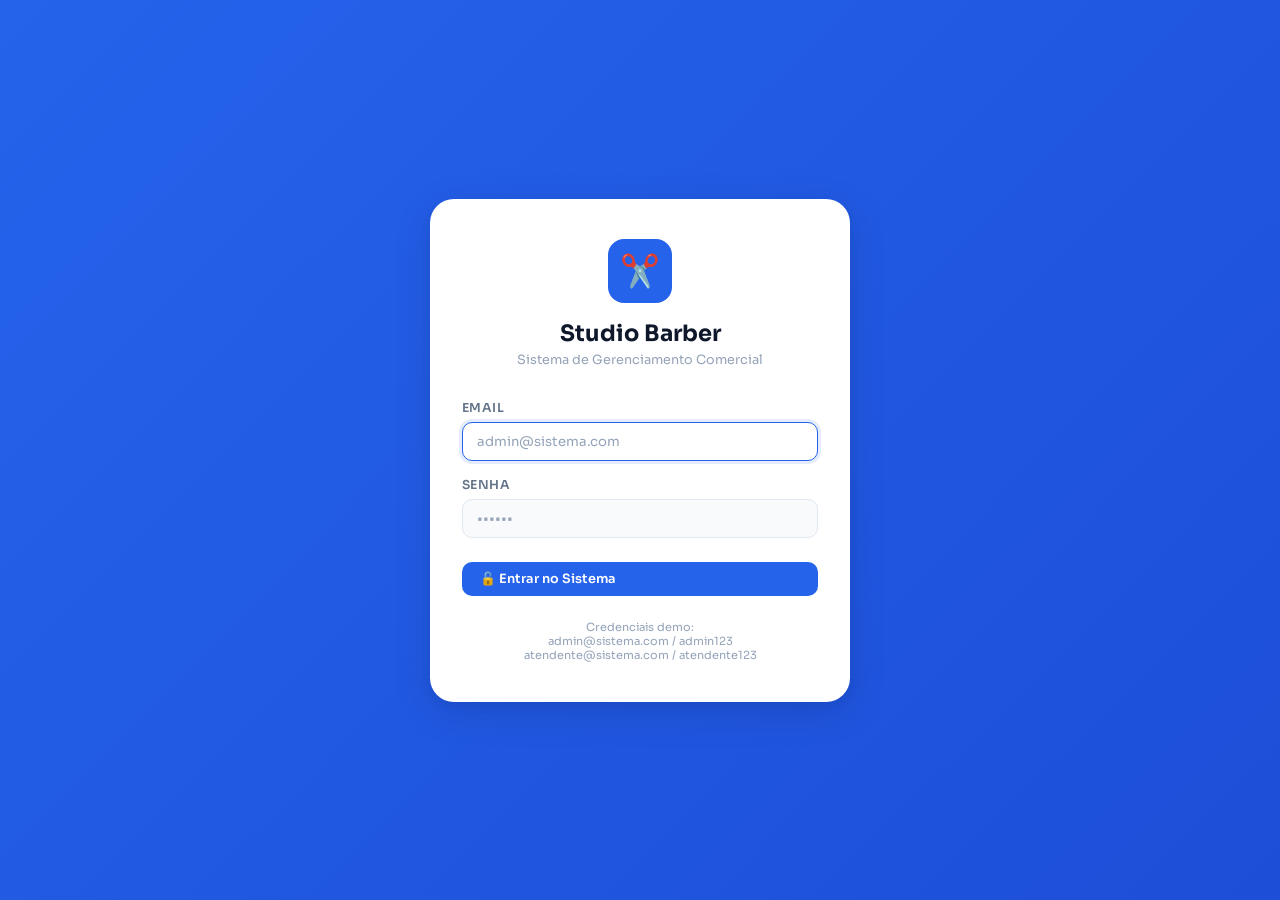
<file: pages/comissoes.html>
<!DOCTYPE html>
<html lang="pt-BR">
<head>
  <meta charset="UTF-8" />
  <meta name="viewport" content="width=device-width, initial-scale=1.0" />
  <title>Comissões — SGCM</title>
  <link rel="stylesheet" href="../css/main.css" />
</head>
<body>

<div class="app-layout">
  <div class="sidebar-overlay" id="sidebarOverlay" aria-hidden="true"></div>

  <aside class="sidebar" id="sidebar">
    <div class="sidebar-logo">
      <div class="sidebar-logo-icon" id="sidebarEmoji">✂️</div>
      <div>
        <div class="sidebar-logo-text" id="sidebarBusinessName">Carregando...</div>
        <div class="sidebar-logo-sub">Painel Administrativo</div>
      </div>
    </div>
    <nav class="sidebar-nav">
      <div class="nav-section-label">Menu Principal</div>
      <a href="../index.html" class="nav-item"><span class="nav-item-icon">📊</span> Dashboard</a>
      <a href="clientes.html" class="nav-item"><span class="nav-item-icon">👥</span> Clientes</a>
      <a href="servicos.html" class="nav-item"><span class="nav-item-icon">✨</span> Serviços</a>
      <a href="agendamentos.html" class="nav-item"><span class="nav-item-icon">📅</span> Agendamentos</a>
      <div class="nav-section-label" style="margin-top:8px">Relatórios</div>
      <a href="historico.html" class="nav-item"><span class="nav-item-icon">📋</span> Histórico</a>
      <a href="comissoes.html" class="nav-item active"><span class="nav-item-icon">💰</span> Comissões</a>
      <div class="nav-section-label" style="margin-top:8px">Sistema</div>
      <a href="funcionarios.html" class="nav-item admin-only"><span class="nav-item-icon">👥</span> Funcionários</a>
      <a href="config.html" class="nav-item admin-only"><span class="nav-item-icon">⚙️</span> Configurações</a>
    </nav>
    <div class="sidebar-footer">
      <div class="sidebar-user">
        <div class="user-avatar" id="ownerAvatar">A</div>
        <div class="user-info">
          <div class="user-info-name" id="ownerName">Carregando...</div>
          <div class="user-info-role" id="userRole">—</div>
        </div>
      </div>
    </div>
  </aside>

  <div class="main-content">
    <header class="topbar">
      <button class="menu-toggle" id="menuToggle" aria-label="Abrir menu">
        <div class="hamburger"><span></span><span></span><span></span></div>
      </button>
      <div class="topbar-title">💰 Comissões</div>
      <div class="topbar-actions">
        <button class="topbar-btn" data-tooltip="Notificações" aria-label="Notificações">
          🔔
        </button>
        <button class="dark-mode-toggle" id="darkModeToggleTopbar">🌙</button>
        <button class="topbar-btn" onclick="Auth.logout()" data-tooltip="Sair">🚪</button>
        <div class="topbar-avatar" id="topbarAvatar" aria-label="Usuário">A</div>
      </div>
    </header>

    <main class="page-content">
      <div class="page-header">
        <div class="page-header-left">
          <h1>💰 Comissões dos Funcionários</h1>
          <p>Relatório de comissões baseado nos atendimentos concluídos.</p>
          <p style="color:var(--text-secondary);font-size:0.9rem;max-width:760px">
            Esta tela mostra quanto cada funcionário gerou em receita e qual o valor de comissão a pagar no período selecionado.
          </p>
        </div>
        <button class="btn btn-secondary" onclick="exportComissoesPDF()">📄 Exportar PDF</button>
      </div>

      <!-- Filtros -->
      <div class="stat-cards" style="margin-bottom:24px">
        <div class="stat-card">
          <div class="stat-card-icon">💰</div>
          <div class="stat-card-value" id="totalComissoes">R$ 0</div>
          <div class="stat-card-label">Total em Comissões</div>
        </div>
        <div class="stat-card">
          <div class="stat-card-icon">📊</div>
          <div class="stat-card-value" id="totalAtendimentosComissoes">0</div>
          <div class="stat-card-label">Atendimentos no Período</div>
        </div>
      </div>

      <div style="display:flex;gap:12px;margin-bottom:20px;flex-wrap:wrap;align-items:center">
        <div style="display:flex;gap:8px;align-items:center">
          <label style="font-size:0.82rem;font-weight:600">Período:</label>
          <input type="date" id="filterDe" class="form-control" style="width:auto" />
          <span>até</span>
          <input type="date" id="filterAte" class="form-control" style="width:auto" />
          <button class="btn btn-primary btn-sm" onclick="renderComissoes()">Filtrar</button>
          <button class="btn btn-secondary btn-sm" onclick="limparFiltros()">Limpar</button>
        </div>
      </div>

      <div class="card" style="overflow:hidden">
        <div class="table-wrapper">
          <table>
            <thead>
              <tr>
                <th>Funcionário</th>
                <th>Cargo</th>
                <th>Atendimentos</th>
                <th>Receita Gerada</th>
                <th>Comissão (%)</th>
                <th>Valor da Comissão</th>
              </tr>
            </thead>
            <tbody id="comissoesTableBody"></tbody>
          </table>
        </div>
        <div id="comissoesEmpty" class="empty-state hidden">
          <div class="empty-state-icon">💰</div>
          <h3>Nenhum dado no período</h3>
          <p>Não há atendimentos concluídos no período selecionado.</p>
        </div>
      </div>
    </main>
  </div>
</div>

<div class="modal-overlay" id="confirmOverlay">
  <div class="modal" style="max-width:380px">
    <div class="modal-header">
      <span class="modal-title">⚠️ Confirmar</span>
      <button class="modal-close" onclick="Modal.close('confirmOverlay')">×</button>
    </div>
    <div class="modal-body">
      <p id="confirmMsg">Confirmar ação?</p>
    </div>
    <div class="modal-footer">
      <button class="btn btn-secondary" onclick="Modal.close('confirmOverlay')">Cancelar</button>
      <button class="btn btn-danger" id="confirmYes">Confirmar</button>
    </div>
  </div>
</div>

<div class="notifications-wrapper" id="notificationsWrapper"></div>

<script>
  // ──────────────────────────────────────────
  // CÁLCULO DE COMISSÕES
  // ──────────────────────────────────────────
  function calcularComissoes() {
    const usuarios = Auth.getUsuarios().filter(u => u.ativo);
    const historico = DB.getHistorico();
    
    let filterDe = document.getElementById('filterDe')?.value;
    let filterAte = document.getElementById('filterAte')?.value;
    
    let filteredHist = [...historico];
    if (filterDe) filteredHist = filteredHist.filter(h => h.data >= filterDe);
    if (filterAte) filteredHist = filteredHist.filter(h => h.data <= filterAte);

    const porFuncionario = new Map();
    let semFuncionarioAtendimentos = 0;
    let semFuncionarioReceita = 0;

    filteredHist.forEach(h => {
      const valor = parseFloat(h.valor) || 0;
      if (h.funcionarioId) {
        const atual = porFuncionario.get(h.funcionarioId) || { atendimentos: 0, receitaGerada: 0 };
        atual.atendimentos += 1;
        atual.receitaGerada += valor;
        porFuncionario.set(h.funcionarioId, atual);
      } else {
        semFuncionarioAtendimentos += 1;
        semFuncionarioReceita += valor;
      }
    });
    
    const resultados = usuarios.map(usuario => {
      const dados = porFuncionario.get(usuario.id) || { atendimentos: 0, receitaGerada: 0 };
      const valorComissao = dados.receitaGerada * ((parseFloat(usuario.comissao) || 0) / 100);

      return {
        id: usuario.id,
        nome: usuario.nome,
        role: usuario.role,
        atendimentos: dados.atendimentos,
        receitaGerada: dados.receitaGerada,
        comissaoPercent: usuario.comissao || 0,
        valorComissao,
      };
    });

    if (semFuncionarioAtendimentos > 0) {
      resultados.push({
        id: 'sem-funcionario',
        nome: 'Sem funcionário',
        role: '',
        atendimentos: semFuncionarioAtendimentos,
        receitaGerada: semFuncionarioReceita,
        comissaoPercent: 0,
        valorComissao: 0,
      });
    }

    const totalGeralComissoes = resultados.reduce((acc, item) => acc + (parseFloat(item.valorComissao) || 0), 0);
    const totalAtendimentos = filteredHist.length;
    
    return { 
      resultados: resultados.sort((a, b) => b.valorComissao - a.valorComissao),
      totalComissoes: totalGeralComissoes, 
      totalAtendimentos: totalAtendimentos 
    };
  }
  
  function renderComissoes() {
    const tbody = document.getElementById('comissoesTableBody');
    const empty = document.getElementById('comissoesEmpty');
    const { resultados, totalComissoes, totalAtendimentos } = calcularComissoes();
    
    document.getElementById('totalComissoes').textContent = Format.currency(totalComissoes);
    document.getElementById('totalAtendimentosComissoes').textContent = totalAtendimentos;
    
    tbody.innerHTML = '';
    
    if (resultados.length === 0 || totalAtendimentos === 0) {
      empty.classList.remove('hidden');
      return;
    }
    
    empty.classList.add('hidden');
    
    resultados.forEach(f => {
      const tr = document.createElement('tr');
      tr.innerHTML = `
        <td><strong>${escapeHTML(f.nome)}</strong></td>
        <td>
          <span class="badge" style="${f.role === 'admin' ? 'background:var(--purple-light);color:var(--purple)' : f.role === 'atendente' ? 'background:var(--primary-light);color:var(--primary)' : 'background:var(--border-soft);color:var(--text-muted)'}">
            ${f.role === 'admin' ? 'Admin' : f.role === 'atendente' ? 'Atendente' : 'Sem vínculo'}
          </span>
        </td>
        <td>${escapeHTML(String(f.atendimentos))}</td>
        <td>${escapeHTML(Format.currency(f.receitaGerada))}</td>
        <td>${escapeHTML(String(f.comissaoPercent))}%</td>
        <td style="font-weight:700;color:var(--green)">${escapeHTML(Format.currency(f.valorComissao))}</td>
      `;
      tbody.appendChild(tr);
    });
  }
  
  function limparFiltros() {
    document.getElementById('filterDe').value = '';
    document.getElementById('filterAte').value = '';
    renderComissoes();
  }
  
  function exportComissoesPDF() {
    const { resultados, totalComissoes, totalAtendimentos } = calcularComissoes();
    const config = DB.getConfig();
    
    if (resultados.length === 0 || totalAtendimentos === 0) {
      Notify.warning('Nada para exportar', 'Não há dados de comissão no período selecionado.');
      return;
    }
    
    const printWindow = window.open('', '_blank');
    const filterDe = document.getElementById('filterDe')?.value || 'Todas';
    const filterAte = document.getElementById('filterAte')?.value || 'Todas';
    
    printWindow.document.write(`
      <!DOCTYPE html>
      <html>
      <head>
        <title>Comissões - ${escapeHTML(config.nome || 'SGCM')}</title>
        <meta charset="UTF-8">
        <style>
          * { margin: 0; padding: 0; box-sizing: border-box; }
          body {
            font-family: 'Segoe UI', Arial, sans-serif;
            padding: 40px;
            color: #333;
          }
          .header {
            text-align: center;
            margin-bottom: 30px;
            padding-bottom: 20px;
            border-bottom: 2px solid #2563EB;
          }
          .header h1 { font-size: 24px; margin-bottom: 5px; }
          .header p { color: #666; font-size: 12px; }
          .stats {
            display: flex;
            justify-content: space-around;
            margin-bottom: 30px;
            gap: 20px;
          }
          .stat-box {
            background: #f3f4f6;
            padding: 15px;
            border-radius: 10px;
            text-align: center;
            flex: 1;
          }
          .stat-box .value {
            font-size: 28px;
            font-weight: bold;
            color: #2563EB;
          }
          .stat-box .label {
            font-size: 12px;
            color: #666;
            margin-top: 5px;
          }
          table {
            width: 100%;
            border-collapse: collapse;
            margin-top: 20px;
          }
          th, td {
            border: 1px solid #ddd;
            padding: 10px;
            text-align: left;
            font-size: 12px;
          }
          th {
            background: #f3f4f6;
            font-weight: bold;
          }
          .footer {
            margin-top: 30px;
            text-align: center;
            font-size: 10px;
            color: #999;
            border-top: 1px solid #ddd;
            padding-top: 20px;
          }
          @media print {
            body { padding: 20px; }
            .no-print { display: none; }
          }
        </style>
      </head>
      <body>
        <div class="header">
          <h1>💰 ${escapeHTML(config.nome || 'SGCM')} - Relatório de Comissões</h1>
          <p>Gerado em: ${new Date().toLocaleString('pt-BR')}</p>
          <p>Período: ${escapeHTML(filterDe)} até ${escapeHTML(filterAte)}</p>
        </div>
        
        <div class="stats">
          <div class="stat-box">
            <div class="value">${Format.currency(totalComissoes)}</div>
            <div class="label">Total em Comissões</div>
          </div>
          <div class="stat-box">
            <div class="value">${totalAtendimentos}</div>
            <div class="label">Atendimentos no Período</div>
          </div>
        </div>
        
        <table>
          <thead>
            <tr><th>Funcionário</th><th>Cargo</th><th>Atendimentos</th><th>Receita Gerada</th><th>Comissão %</th><th>Valor da Comissão</th></tr>
          </thead>
          <tbody>
            ${resultados.map(f => `
              <tr>
                <td>${escapeHTML(f.nome)}</td>
                <td>${f.role === 'admin' ? 'Administrador' : f.role === 'atendente' ? 'Atendente' : 'Sem vínculo'}</td>
                <td>${escapeHTML(String(f.atendimentos))}</td>
                <td>${escapeHTML(Format.currency(f.receitaGerada))}</td>
                <td>${escapeHTML(String(f.comissaoPercent))}%</td>
                <td>${escapeHTML(Format.currency(f.valorComissao))}</td>
              </tr>
            `).join('')}
          </tbody>
        </table>
        
        <div class="footer">
          <p>Relatório gerado pelo SGCM - Sistema de Gerenciamento Comercial</p>
        </div>
        
        <div class="no-print" style="text-align:center;margin-top:20px">
          <button onclick="window.print()" style="padding:10px 20px;background:#2563EB;color:white;border:none;border-radius:5px;cursor:pointer">🖨️ Imprimir / Salvar PDF</button>
        </div>
      </body>
      </html>
    `);
    
    printWindow.document.close();
    Notify.success('Relatório gerado', 'A janela de impressão foi aberta.');
  }
  
  // Inicialização
  document.addEventListener('DOMContentLoaded', () => {
    // Verificar se está logado
    if (!Auth.isLoggedIn()) {
      window.location.href = 'login.html';
      return;
    }
    
    renderComissoes();
    
    // Atualizar informações do usuário na sidebar
    const currentUser = Auth.getCurrentUser();
    if (currentUser) {
      const topbarAvatar = document.getElementById('topbarAvatar');
      if (topbarAvatar) topbarAvatar.textContent = (currentUser.nome || 'A')[0];
      document.getElementById('ownerName').textContent = currentUser.nome || 'Admin';
      document.getElementById('userRole').textContent = currentUser.role === 'admin' ? 'Administrador' : 'Atendente';
    }
  });
</script>

<script src="../js/db.js"></script>
<script src="../js/ui.js"></script>
<script src="../js/auth.js"></script>
<script src="../js/mobile.js"></script>
</body>
</html>
</file>
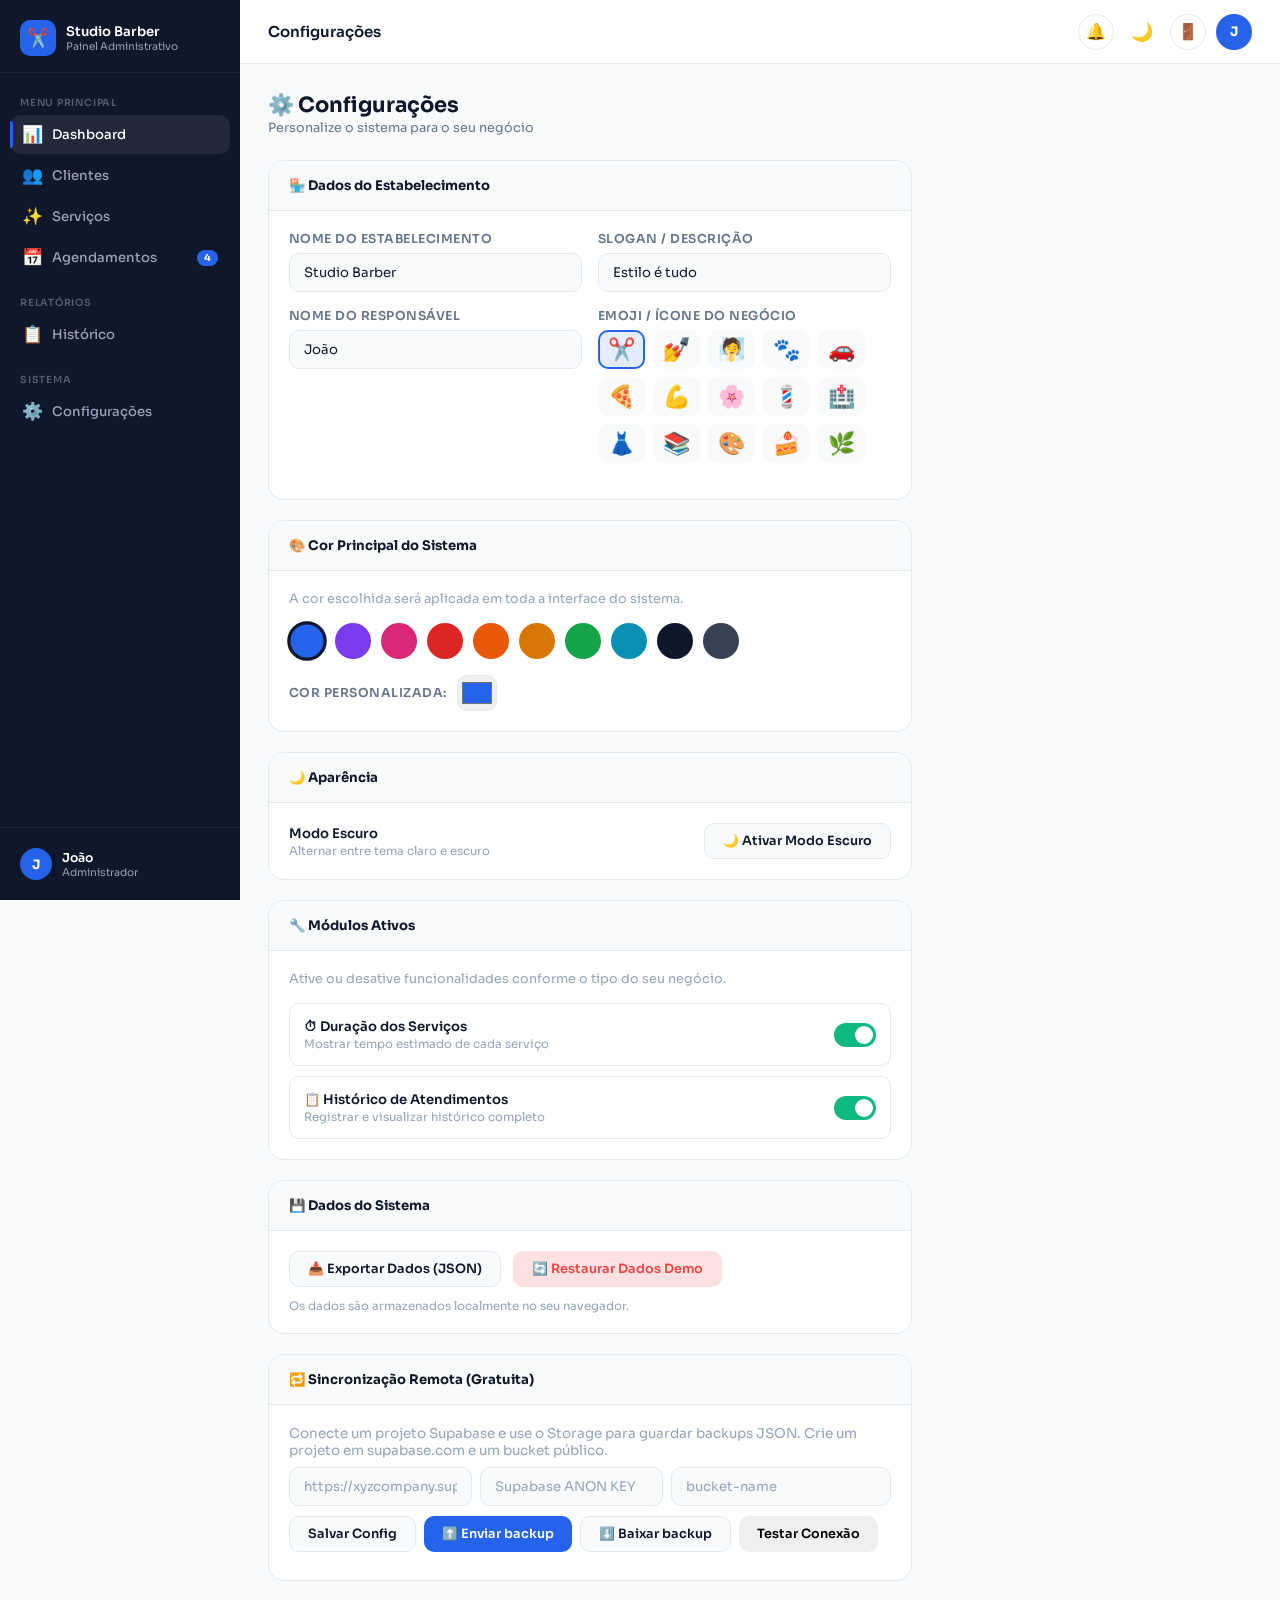
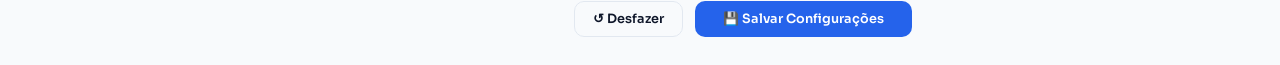
<file: pages/config.html>
<!DOCTYPE html>
<html lang="pt-BR">
<head>
  <meta charset="UTF-8" />
  <meta name="viewport" content="width=device-width, initial-scale=1.0" />
  <title>Configurações — SGCM</title>
  <link rel="stylesheet" href="../css/main.css" />
</head>
<body>

<div class="app-layout">
  <!-- OVERLAY MOBILE: escurece o fundo e fecha a sidebar ao toque -->
  <div class="sidebar-overlay" id="sidebarOverlay" aria-hidden="true"></div>

  <!-- SIDEBAR -->
  <aside class="sidebar" id="sidebar">
    <div class="sidebar-logo">
      <div class="sidebar-logo-icon" id="sidebarEmoji">✂️</div>
      <div>
        <div class="sidebar-logo-text" id="sidebarBusinessName">Carregando...</div>
        <div class="sidebar-logo-sub">Painel Administrativo</div>
      </div>
    </div>
    <nav class="sidebar-nav">
      <div class="nav-section-label">Menu Principal</div>
      <a href="../index.html" class="nav-item" data-page="#dashboard"><span class="nav-item-icon">📊</span> Dashboard</a>
      <a href="clientes.html" class="nav-item" data-page="#clientes"><span class="nav-item-icon">👥</span> Clientes</a>
      <a href="servicos.html" class="nav-item" data-page="#servicos"><span class="nav-item-icon">✨</span> Serviços</a>
      <a href="agendamentos.html" class="nav-item" data-page="#agendamentos">
        <span class="nav-item-icon">📅</span> Agendamentos
        <span class="nav-badge" id="agBadge" style="display:none">0</span>
      </a>
      <div class="nav-section-label" style="margin-top:8px">Relatórios</div>
      <a href="historico.html" class="nav-item" data-page="#historico"><span class="nav-item-icon">📋</span> Histórico</a>
      <div class="nav-section-label" style="margin-top:8px">Sistema</div>
      <a href="config.html" class="nav-item active" data-page="#config"><span class="nav-item-icon">⚙️</span> Configurações</a>
    </nav>
    <div class="sidebar-footer">
      <div class="sidebar-user">
        <div class="user-avatar" id="ownerAvatar">J</div>
        <div class="user-info">
          <div class="user-info-name" id="ownerName">João</div>
          <div class="user-info-role">Administrador</div>
        </div>
      </div>
    </div>
  </aside>

  <div class="main-content">

    <!-- TOPBAR -->
    <header class="topbar">

      <!-- Hamburguer: visível apenas em mobile (≤768px) -->
      <button class="menu-toggle" id="menuToggle"
              aria-label="Abrir menu de navegação"
              aria-expanded="false"
              aria-controls="sidebar">
        <div class="hamburger" aria-hidden="true">
          <span></span>
          <span></span>
          <span></span>
        </div>
      </button>

      <div class="topbar-title" id="topbarPageTitle">Configurações</div>

      <div class="topbar-actions">
        <button class="topbar-btn" data-tooltip="Notificações" aria-label="Notificações">
          🔔
        </button>
        <button class="dark-mode-toggle" id="darkModeToggleTopbar">🌙</button>
        <button class="topbar-btn" onclick="Auth.logout()" data-tooltip="Sair">🚪</button>
        <div class="topbar-avatar" id="topbarAvatar" aria-label="Usuário">A</div>
      </div>

    </header>

    <main class="page-content" style="max-width:700px">

      <div class="page-header">
        <div class="page-header-left">
          <h1>⚙️ Configurações</h1>
          <p>Personalize o sistema para o seu negócio</p>
        </div>
      </div>

      <!-- Dados do Negócio -->
      <div class="config-section">
        <div class="config-section-header">🏪 Dados do Estabelecimento</div>
        <div class="config-section-body">
          <div class="form-row">
            <div class="form-group">
              <label class="form-label">Nome do Estabelecimento</label>
              <input type="text" id="cfgNome" class="form-control" placeholder="Ex: Studio Barber" />
            </div>
            <div class="form-group">
              <label class="form-label">Slogan / Descrição</label>
              <input type="text" id="cfgSlogan" class="form-control" placeholder="Ex: Estilo é tudo" />
            </div>
          </div>
          <div class="form-row">
            <div class="form-group">
              <label class="form-label">Nome do Responsável</label>
              <input type="text" id="cfgOwner" class="form-control" placeholder="Ex: João Silva" />
            </div>
            <div class="form-group">
              <label class="form-label">Emoji / Ícone do Negócio</label>
              <div style="display:flex;gap:8px;flex-wrap:wrap;margin-top:6px" id="emojiPicker">
                <!-- Preenchido via JS -->
              </div>
              <input type="text" id="cfgEmoji" class="form-control" style="display:none" />
            </div>
          </div>
        </div>
      </div>

      <!-- Cor Principal -->
      <div class="config-section">
        <div class="config-section-header">🎨 Cor Principal do Sistema</div>
        <div class="config-section-body">
          <p style="font-size:0.85rem;color:var(--text-muted);margin-bottom:16px">A cor escolhida será aplicada em toda a interface do sistema.</p>
          <div class="color-picker-row" id="colorPicker">
            <!-- Preenchido via JS -->
          </div>
          <div style="margin-top:16px;display:flex;align-items:center;gap:10px">
            <label class="form-label" style="margin:0;white-space:nowrap">Cor personalizada:</label>
            <input type="color" id="cfgCorCustom" style="width:40px;height:36px;border:1px solid var(--border);border-radius:var(--radius-md);cursor:pointer;padding:2px" onchange="selectColor(this.value)" />
          </div>
        </div>
      </div>

      <!-- Modo Escuro (adicione após a seção de cores) -->
      <div class="config-section">
        <div class="config-section-header">🌙 Aparência</div>
        <div class="config-section-body">
          <div style="display:flex;align-items:center;justify-content:space-between">
            <div>
              <div style="font-weight:600;font-size:0.88rem">Modo Escuro</div>
              <div style="font-size:0.78rem;color:var(--text-muted);margin-top:2px">Alternar entre tema claro e escuro</div>
            </div>
            <button class="btn btn-secondary" onclick="toggleDarkModeFromConfig()" id="darkModeConfigBtn">
              🌙 Ativar Modo Escuro
            </button>
          </div>
        </div>
      </div>

      <!-- Módulos -->
      <div class="config-section">
        <div class="config-section-header">🔧 Módulos Ativos</div>
        <div class="config-section-body">
          <p style="font-size:0.85rem;color:var(--text-muted);margin-bottom:16px">Ative ou desative funcionalidades conforme o tipo do seu negócio.</p>

          <div class="module-toggle" id="toggleDuracao">
            <div style="display:flex;align-items:center;justify-content:space-between;padding:14px;border:1px solid var(--border);border-radius:var(--radius-md);cursor:pointer;transition:var(--transition)" onclick="toggleModulo('duracao')">
              <div>
                <div style="font-weight:600;font-size:0.88rem">⏱ Duração dos Serviços</div>
                <div style="font-size:0.78rem;color:var(--text-muted);margin-top:2px">Mostrar tempo estimado de cada serviço</div>
              </div>
              <div id="toggleDuracaoBtn" class="toggle-btn" style="width:42px;height:24px;border-radius:12px;background:var(--green);position:relative;transition:var(--transition)">
                <div style="position:absolute;width:18px;height:18px;border-radius:50%;background:#fff;top:3px;right:3px;transition:var(--transition)" id="toggleDuracaoDot"></div>
              </div>
            </div>
          </div>

          <div style="margin-top:10px" onclick="toggleModulo('historico')">
            <div style="display:flex;align-items:center;justify-content:space-between;padding:14px;border:1px solid var(--border);border-radius:var(--radius-md);cursor:pointer;transition:var(--transition)">
              <div>
                <div style="font-weight:600;font-size:0.88rem">📋 Histórico de Atendimentos</div>
                <div style="font-size:0.78rem;color:var(--text-muted);margin-top:2px">Registrar e visualizar histórico completo</div>
              </div>
              <div id="toggleHistoricoBtn" class="toggle-btn" style="width:42px;height:24px;border-radius:12px;background:var(--green);position:relative;transition:var(--transition)">
                <div style="position:absolute;width:18px;height:18px;border-radius:50%;background:#fff;top:3px;right:3px;transition:var(--transition)" id="toggleHistoricoDot"></div>
              </div>
            </div>
          </div>

        </div>
      </div>

      <!-- Ações de Dados -->
      <div class="config-section">
        <div class="config-section-header">💾 Dados do Sistema</div>
        <div class="config-section-body">
          <div style="display:flex;gap:12px;flex-wrap:wrap">
            <button class="btn btn-secondary" onclick="exportData()">📥 Exportar Dados (JSON)</button>
            <button class="btn btn-danger" onclick="resetDemoData()">🔄 Restaurar Dados Demo</button>
          </div>
          <p style="font-size:0.78rem;color:var(--text-muted);margin-top:12px">Os dados são armazenados localmente no seu navegador.</p>
        </div>
      </div>

      <!-- Salvar -->
      <!-- Sincronização Remota (Supabase Storage) -->
      <div class="config-section">
        <div class="config-section-header">🔁 Sincronização Remota (Gratuita)</div>
        <div class="config-section-body">
          <p style="margin-top:0;font-size:0.9rem;color:var(--text-muted)">Conecte um projeto Supabase e use o Storage para guardar backups JSON. Crie um projeto em <a href="https://supabase.com" target="_blank">supabase.com</a> e um bucket público.</p>
          <div style="display:flex;gap:8px;flex-wrap:wrap;margin-top:8px">
            <input id="supabaseUrl" placeholder="https://xyzcompany.supabase.co" class="form-control" style="flex:1" />
            <input id="supabaseAnonKey" placeholder="Supabase ANON KEY" class="form-control" style="flex:1" />
            <input id="supabaseBucket" placeholder="bucket-name" class="form-control" style="width:220px" />
          </div>
          <div style="margin-top:10px;display:flex;gap:8px;flex-wrap:wrap">
            <button class="btn btn-secondary" onclick="saveSupabaseConfig()">Salvar Config</button>
            <button class="btn btn-primary" onclick="pushBackupToSupabase()">⬆️ Enviar backup</button>
            <button class="btn btn-secondary" onclick="pullBackupFromSupabase()">⬇️ Baixar backup</button>
            <button class="btn btn-outline" onclick="testSupabaseConnection()">Testar Conexão</button>
          </div>
          <p id="supabaseStatus" style="margin-top:8px;color:var(--text-muted)"></p>
        </div>
      </div>

      <!-- Salvar -->
      <div style="display:flex;justify-content:flex-end;gap:12px;margin-top:8px">
        <button class="btn btn-secondary" onclick="loadConfig()">↺ Desfazer</button>
        <button class="btn btn-primary" onclick="saveConfig()" style="padding:10px 28px">💾 Salvar Configurações</button>
      </div>

    </main>
  </div>
</div>

<div class="modal-overlay" id="confirmOverlay">
  <div class="modal" style="max-width:380px">
    <div class="modal-header">
      <span class="modal-title">⚠️ Confirmar</span>
      <button class="modal-close" onclick="Modal.close('confirmOverlay')">×</button>
    </div>
    <div class="modal-body">
      <p id="confirmMsg" style="color:var(--text-secondary);font-size:0.9rem">Confirmar ação?</p>
    </div>
    <div class="modal-footer">
      <button class="btn btn-secondary" onclick="Modal.close('confirmOverlay')">Cancelar</button>
      <button class="btn btn-danger" id="confirmYes">Confirmar</button>
    </div>
  </div>
</div>

<div class="notifications-wrapper" id="notificationsWrapper"></div>
<script>


// Sincronização do modo escuro com o DarkMode central
function toggleDarkModeFromConfig() {
  if (window.DarkMode && typeof window.DarkMode.toggle === 'function') {
    window.DarkMode.toggle();
  } else {
    // fallback para compatibilidade
    const isDark = document.body.classList.toggle('dark-mode');
    localStorage.setItem('sgcm_darkmode', isDark);
    Notify.info('Tema alterado', isDark ? 'Modo escuro ativado' : 'Modo claro ativado');
  }
  updateDarkModeConfigBtn();
}

function updateDarkModeConfigBtn() {
  const btn = document.getElementById('darkModeConfigBtn');
  const isDark = document.body.classList.contains('dark-mode');
  if (btn) {
    btn.innerHTML = isDark ? '☀️ Desativar Modo Escuro' : '🌙 Ativar Modo Escuro';
  }
}

// Atualizar texto do botão ao carregar
document.addEventListener('DOMContentLoaded', () => {
  updateDarkModeConfigBtn();
  // Sincronizar ao mudar pelo botão da topbar
  document.addEventListener('darkmodechange', updateDarkModeConfigBtn);
});

  const COLORS = [
    '#2563EB', '#7C3AED', '#DB2777', '#DC2626',
    '#EA580C', '#D97706', '#16A34A', '#0891B2',
    '#0F172A', '#374151',
  ];

  const EMOJIS = ['✂️','💅','🧖','🐾','🚗','🍕','💪','🌸','💈','🏥','👗','📚','🎨','🍰','🌿'];

  let selectedColor = '#2563EB';
  let selectedEmoji = '✂️';
  let modulosState = { duracao: true, historico: true };

  function buildColorPicker() {
    const picker = document.getElementById('colorPicker');
    picker.innerHTML = '';
    COLORS.forEach(color => {
      const div = document.createElement('div');
      div.className = 'color-option';
      div.style.background = color;
      div.dataset.color = color;
      div.onclick = () => selectColor(color);
      if (color === selectedColor) div.classList.add('selected');
      picker.appendChild(div);
    });
  }

  function selectColor(color) {
    selectedColor = color;
    document.documentElement.style.setProperty('--primary', color);
    document.querySelectorAll('.color-option').forEach(el => {
      el.classList.toggle('selected', el.dataset.color === color);
    });
    document.getElementById('cfgCorCustom').value = color;
  }

  function buildEmojiPicker() {
    const picker = document.getElementById('emojiPicker');
    picker.innerHTML = '';
    EMOJIS.forEach(emoji => {
      const btn = document.createElement('button');
      btn.type = 'button';
      btn.style.cssText = `font-size:22px;border:2px solid transparent;background:var(--bg);border-radius:var(--radius-md);padding:4px 8px;cursor:pointer;transition:var(--transition)`;
      btn.textContent = emoji;
      btn.onclick = () => selectEmoji(emoji);
      if (emoji === selectedEmoji) {
        btn.style.borderColor = 'var(--primary)';
        btn.style.background = 'var(--primary-light)';
      }
      picker.appendChild(btn);
    });
  }

  function selectEmoji(emoji) {
    selectedEmoji = emoji;
    document.getElementById('cfgEmoji').value = emoji;
    buildEmojiPicker();
    const sidebarEmoji = document.getElementById('sidebarEmoji');
    if (sidebarEmoji) sidebarEmoji.textContent = emoji;
  }

  function renderToggle(name, value) {
    const btn = document.getElementById(`toggle${capitalize(name)}Btn`);
    const dot = document.getElementById(`toggle${capitalize(name)}Dot`);
    if (!btn || !dot) return;
    if (value) {
      btn.style.background = 'var(--green)';
      dot.style.right = '3px';
      dot.style.left = 'auto';
    } else {
      btn.style.background = 'var(--border)';
      dot.style.right = 'auto';
      dot.style.left = '3px';
    }
  }

  function toggleModulo(name) {
    modulosState[name] = !modulosState[name];
    renderToggle(name, modulosState[name]);
  }

  function capitalize(s) { return s.charAt(0).toUpperCase() + s.slice(1); }

  function loadConfig() {
    const config = DB.getConfig();
    document.getElementById('cfgNome').value = config.nome || '';
    document.getElementById('cfgSlogan').value = config.slogan || '';
    document.getElementById('cfgOwner').value = config.owner || '';

    selectedColor = config.cor || '#2563EB';
    selectedEmoji = config.emoji || '✂️';
    modulosState = { ...{ duracao: true, historico: true }, ...(config.modulos || {}) };

    buildColorPicker();
    buildEmojiPicker();
    renderToggle('duracao', modulosState.duracao);
    renderToggle('historico', modulosState.historico);

    document.getElementById('cfgCorCustom').value = selectedColor;
  }

  function saveConfig() {
    const nome = document.getElementById('cfgNome').value.trim();
    if (!nome) {
      Notify.error('Campo obrigatório', 'Informe o nome do estabelecimento.');
      return;
    }

    const config = {
      nome,
      slogan: document.getElementById('cfgSlogan').value.trim(),
      owner: document.getElementById('cfgOwner').value.trim(),
      cor: selectedColor,
      emoji: selectedEmoji,
      modulos: { ...modulosState },
    };

    DB.saveConfig(config);
    applyConfig();
    Notify.success('Configurações salvas!', 'O sistema foi atualizado com sucesso.');
  }

  function exportData() {
    const data = {
      config: DB.getConfig(),
      clientes: DB.getClientes(),
      servicos: DB.getServicos(),
      agendamentos: DB.getAgendamentos(),
      historico: DB.getHistorico(),
      exportadoEm: new Date().toISOString(),
    };
    const blob = new Blob([JSON.stringify(data, null, 2)], { type: 'application/json' });
    const url = URL.createObjectURL(blob);
    const a = document.createElement('a');
    a.href = url;
    a.download = `sgcm-backup-${new Date().toISOString().slice(0,10)}.json`;
    a.click();
    URL.revokeObjectURL(url);
    Notify.success('Exportação concluída', 'Arquivo JSON salvo com sucesso.');
  }

  function resetDemoData() {
    confirmDelete('Isso irá restaurar os dados de demonstração. Os dados atuais serão mantidos. Deseja continuar?', () => {
      // Limpa apenas e re-seed
      Object.values(DB.KEYS).forEach(key => localStorage.removeItem(key));
      DB.seedDemoData();
      loadConfig();
      Notify.success('Dados demo restaurados', 'Os dados de demonstração foram recarregados.');
      setTimeout(() => window.location.reload(), 1500);
    });
  }

  document.addEventListener('DOMContentLoaded', () => {
    loadConfig();
    document.getElementById('topbarAvatar').textContent = (DB.getConfig().owner || 'A')[0].toUpperCase();
  });
</script>

<script src="../js/db.js"></script>
<script src="../js/ui.js"></script>
<script src="../js/auth.js"></script>
<script src="../js/sync.js"></script>
<script src="../js/mobile.js"></script>
</body>
</html>
</file>
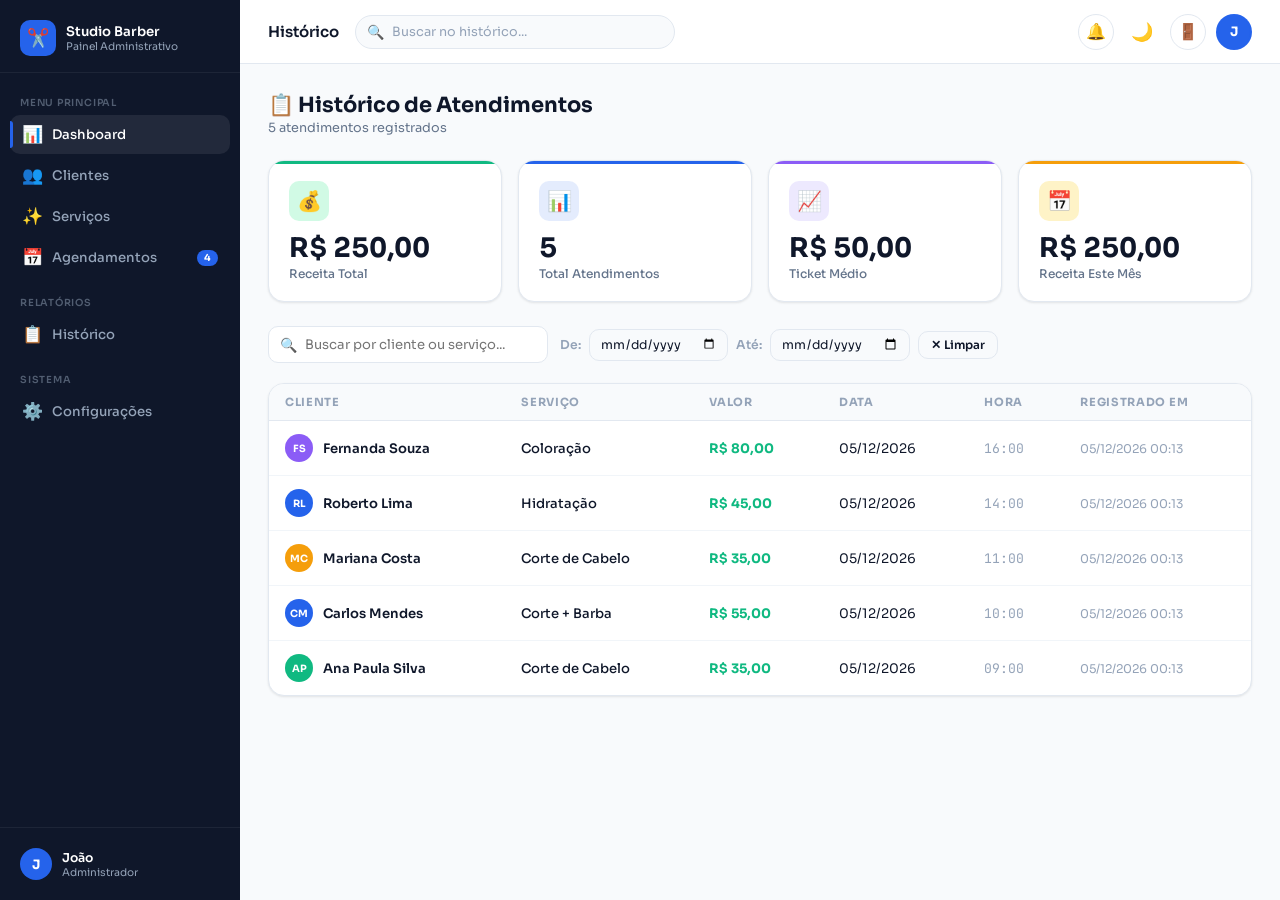
<file: pages/historico.html>
<!DOCTYPE html>
<html lang="pt-BR">
<head>
  <meta charset="UTF-8" />
  <meta name="viewport" content="width=device-width, initial-scale=1.0" />
  <title>Histórico — SGCM</title>
  <link rel="stylesheet" href="../css/main.css" />
</head>
<body>

<div class="app-layout">
  <!-- OVERLAY MOBILE: escurece o fundo e fecha a sidebar ao toque -->
  <div class="sidebar-overlay" id="sidebarOverlay" aria-hidden="true"></div>

  <!-- SIDEBAR -->
  <aside class="sidebar" id="sidebar">
    <div class="sidebar-logo">
      <div class="sidebar-logo-icon" id="sidebarEmoji">✂️</div>
      <div>
        <div class="sidebar-logo-text" id="sidebarBusinessName">Carregando...</div>
        <div class="sidebar-logo-sub">Painel Administrativo</div>
      </div>
    </div>
    <nav class="sidebar-nav">
      <div class="nav-section-label">Menu Principal</div>
      <a href="../index.html" class="nav-item" data-page="#dashboard"><span class="nav-item-icon">📊</span> Dashboard</a>
      <a href="clientes.html" class="nav-item" data-page="#clientes"><span class="nav-item-icon">👥</span> Clientes</a>
      <a href="servicos.html" class="nav-item" data-page="#servicos"><span class="nav-item-icon">✨</span> Serviços</a>
      <a href="agendamentos.html" class="nav-item" data-page="#agendamentos">
        <span class="nav-item-icon">📅</span> Agendamentos
        <span class="nav-badge" id="agBadge" style="display:none">0</span>
      </a>
      <div class="nav-section-label" style="margin-top:8px">Relatórios</div>
      <a href="historico.html" class="nav-item active" data-page="#historico"><span class="nav-item-icon">📋</span> Histórico</a>
      <div class="nav-section-label" style="margin-top:8px">Sistema</div>
      <a href="config.html" class="nav-item" data-page="#config"><span class="nav-item-icon">⚙️</span> Configurações</a>
    </nav>
    <div class="sidebar-footer">
      <div class="sidebar-user">
        <div class="user-avatar" id="ownerAvatar">J</div>
        <div class="user-info">
          <div class="user-info-name" id="ownerName">João</div>
          <div class="user-info-role">Administrador</div>
        </div>
      </div>
    </div>
  </aside>

  <div class="main-content">

    <!-- TOPBAR -->
    <header class="topbar">

      <!-- Hamburguer: visível apenas em mobile (≤768px) -->
      <button class="menu-toggle" id="menuToggle"
              aria-label="Abrir menu de navegação"
              aria-expanded="false"
              aria-controls="sidebar">
        <div class="hamburger" aria-hidden="true">
          <span></span>
          <span></span>
          <span></span>
        </div>
      </button>

      <div class="topbar-title" id="topbarPageTitle">Histórico</div>

      <div class="topbar-search">
        <span class="search-icon">🔍</span>
        <input type="text" placeholder="Buscar no histórico..." id="topbarSearchInput" />
      </div>
      <div class="topbar-actions">
        <button class="topbar-btn" data-tooltip="Notificações" aria-label="Notificações">
          🔔
        </button>
        <button class="dark-mode-toggle" id="darkModeToggleTopbar">🌙</button>
        <button class="topbar-btn" onclick="Auth.logout()" data-tooltip="Sair">🚪</button>
        <div class="topbar-avatar" id="topbarAvatar" aria-label="Usuário">A</div>
      </div>

    </header>

    <main class="page-content">

      <div class="page-header">
        <div class="page-header-left">
          <h1>📋 Histórico de Atendimentos</h1>
          <p id="histCount">Carregando...</p>
        </div>
      </div>

      <!-- Resumo financeiro -->
      <div class="stat-cards" style="margin-bottom:24px">
        <div class="stat-card" style="--stat-color:var(--green);--stat-color-light:var(--green-light)">
          <div class="stat-card-icon">💰</div>
          <div class="stat-card-value" id="receitaTotal">R$ 0</div>
          <div class="stat-card-label">Receita Total</div>
        </div>
        <div class="stat-card" style="--stat-color:var(--primary);--stat-color-light:var(--primary-light)">
          <div class="stat-card-icon">📊</div>
          <div class="stat-card-value" id="totalAtend">0</div>
          <div class="stat-card-label">Total Atendimentos</div>
        </div>
        <div class="stat-card" style="--stat-color:var(--purple);--stat-color-light:var(--purple-light)">
          <div class="stat-card-icon">📈</div>
          <div class="stat-card-value" id="ticketMedio">R$ 0</div>
          <div class="stat-card-label">Ticket Médio</div>
        </div>
        <div class="stat-card" style="--stat-color:var(--yellow);--stat-color-light:var(--yellow-light)">
          <div class="stat-card-icon">📅</div>
          <div class="stat-card-value" id="receitaMes">R$ 0</div>
          <div class="stat-card-label">Receita Este Mês</div>
        </div>
      </div>

      <!-- Filtros -->
      <div style="display:flex;gap:12px;margin-bottom:20px;flex-wrap:wrap;align-items:center">
        <div class="page-search-input" style="flex:1;max-width:280px">
          <span class="search-icon">🔍</span>
          <input type="text" id="searchHist" placeholder="Buscar por cliente ou serviço..." />
        </div>
        <div style="display:flex;gap:8px;align-items:center">
          <label style="font-size:0.82rem;font-weight:600;color:var(--text-muted)">De:</label>
          <input type="date" id="filterDe" class="form-control" style="width:auto;padding:6px 10px;font-size:0.82rem" onchange="renderHistorico()" />
          <label style="font-size:0.82rem;font-weight:600;color:var(--text-muted)">Até:</label>
          <input type="date" id="filterAte" class="form-control" style="width:auto;padding:6px 10px;font-size:0.82rem" onchange="renderHistorico()" />
          <button class="btn btn-secondary btn-sm" onclick="clearFilters()">✕ Limpar</button>
        </div>
      </div>

      <!-- Tabela -->
      <div class="card" style="overflow:hidden">
        <div class="table-wrapper" style="border:none;border-radius:0">
          <table>
            <thead>
              <tr>
                <th>Cliente</th>
                <th>Serviço</th>
                <th>Valor</th>
                <th>Data</th>
                <th>Hora</th>
                <th>Registrado em</th>
              </tr>
            </thead>
            <tbody id="histTableBody"></tbody>
          </table>
        </div>
        <div id="histEmpty" class="empty-state hidden">
          <div class="empty-state-icon">📋</div>
          <h3>Nenhum atendimento registrado</h3>
          <p>Os atendimentos aparecem aqui quando concluídos nos Agendamentos.</p>
        </div>
      </div>

    </main>
  </div>
</div>

<div class="notifications-wrapper" id="notificationsWrapper"></div>
<script>
// ──────────────────────────────────────────
// EXPORTAR PDF
// ──────────────────────────────────────────
function exportToPDF() {
  const hist = getFilteredHistorico();
  const config = DB.getConfig();
  
  if (hist.length === 0) {
    Notify.warning('Nada para exportar', 'Não há registros no histórico no período selecionado.');
    return;
  }
  
  // Cria uma janela de impressão
  const printWindow = window.open('', '_blank');
  
  const total = hist.reduce((acc, h) => acc + (parseFloat(h.valor) || 0), 0);
  const ticketMedio = total / hist.length;
  
  printWindow.document.write(
  '<!DOCTYPE html>' +
  '<html>' +
  '<head>' +
  `<title>Relatório - ${escapeHTML(config.nome || 'SGCM')}</title>` +
    '<meta charset="UTF-8">' +
    '<style>' +
    '* { margin: 0; padding: 0; box-sizing: border-box; }' +
    'body { font-family: "Segoe UI", Arial, sans-serif; padding: 40px; color: #333; }' +
    '.header { text-align: center; margin-bottom: 30px; padding-bottom: 20px; border-bottom: 2px solid #2563EB; }' +
    '.header h1 { font-size: 24px; margin-bottom: 5px; }' +
    '.header p { color: #666; font-size: 12px; }' +
    '.stats { display: flex; justify-content: space-around; margin-bottom: 30px; gap: 20px; }' +
    '.stat-box { background: #f3f4f6; padding: 15px; border-radius: 10px; text-align: center; flex: 1; }' +
    '.stat-box .value { font-size: 28px; font-weight: bold; color: #2563EB; }' +
    '.stat-box .label { font-size: 12px; color: #666; margin-top: 5px; }' +
    'table { width: 100%; border-collapse: collapse; margin-top: 20px; }' +
    'th, td { border: 1px solid #ddd; padding: 10px; text-align: left; font-size: 12px; }' +
    'th { background: #f3f4f6; font-weight: bold; }' +
    '.footer { margin-top: 30px; text-align: center; font-size: 10px; color: #999; border-top: 1px solid #ddd; padding-top: 20px; }' +
    '@media print { body { padding: 20px; } .no-print { display: none; } }' +
    '</style>' +
    '</head>' +
    '<body>' +
    `<div class="header">
      <h1>📋 ${escapeHTML(config.nome || 'SGCM')} - Relatório de Atendimentos</h1>
      <p>Gerado em: ${new Date().toLocaleString('pt-BR')}</p>
      <p>Período: ${escapeHTML(document.getElementById('filterDe')?.value || 'Todas')} até ${escapeHTML(document.getElementById('filterAte')?.value || 'Todas')}</p>
    </div>` +
    '<div class="stats">' +
      `<div class="stat-box"><div class="value">${Format.currency(total)}</div><div class="label">Receita Total</div></div>` +
      `<div class="stat-box"><div class="value">${hist.length}</div><div class="label">Atendimentos</div></div>` +
      `<div class="stat-box"><div class="value">${Format.currency(ticketMedio)}</div><div class="label">Ticket Médio</div></div>` +
    '</div>' +
    '<table>' +
      '<thead><tr><th>Cliente</th><th>Serviço</th><th>Valor</th><th>Data</th><th>Hora</th></tr></thead>' +
      '<tbody>' +
        hist.map(h => {
          const c = DB.getClienteById(h.clienteId);
          const s = DB.getServicoPorId(h.servicoId);
          return `<tr>` +
            `<td>${escapeHTML(c?.nome || 'Removido')}</td>` +
            `<td>${escapeHTML(s?.nome || 'Removido')}</td>` +
            `<td>${escapeHTML(Format.currency(h.valor))}</td>` +
            `<td>${escapeHTML(Format.date(h.data))}</td>` +
            `<td>${escapeHTML(h.hora || '—')}</td>` +
          `</tr>`;
        }).join('') +
      '</tbody>' +
    '</table>' +
    '<div class="footer"><p>Relatório gerado pelo SGCM - Sistema de Gerenciamento Comercial</p></div>' +
    '<div class="no-print" style="text-align:center;margin-top:20px">' +
      '<button onclick="window.print()" style="padding:10px 20px;background:#2563EB;color:white;border:none;border-radius:5px;cursor:pointer">🖨️ Imprimir / Salvar PDF</button>' +
    '</div>' +
    '<script>// Auto-abrir diálogo de impressão (opcional)// setTimeout(() => window.print(), 500);<\/script>' +
    '</body></html>'
  );
  
  printWindow.document.close();
  Notify.success('Relatório gerado', 'A janela de impressão foi aberta. Use "Salvar como PDF" para exportar.');
}

// Helper para pegar histórico filtrado (reutilizado do render)
function getFilteredHistorico() {
  let hist = DB.getHistorico();
  const filterDe = document.getElementById('filterDe')?.value;
  const filterAte = document.getElementById('filterAte')?.value;
  const search = document.getElementById('searchHist')?.value || '';
  
  if (filterDe) hist = hist.filter(h => (h.data || '') >= filterDe);
  if (filterAte) hist = hist.filter(h => (h.data || '') <= filterAte);
  
  if (search) {
    const q = search.toLowerCase();
    hist = hist.filter(h => {
      const c = DB.getClienteById(h.clienteId);
      const s = DB.getServicoPorId(h.servicoId);
      return (c?.nome||'').toLowerCase().includes(q) || (s?.nome||'').toLowerCase().includes(q);
    });
  }
  
  return hist;
}

  function renderHistorico(search = '') {
    const tbody = document.getElementById('histTableBody');
    const empty = document.getElementById('histEmpty');

    let hist = DB.getHistorico();

    const filterDe = document.getElementById('filterDe').value;
    const filterAte = document.getElementById('filterAte').value;
    if (filterDe) hist = hist.filter(h => (h.data || '') >= filterDe);
    if (filterAte) hist = hist.filter(h => (h.data || '') <= filterAte);

    if (search) {
      const q = search.toLowerCase();
      hist = hist.filter(h => {
        const c = DB.getClienteById(h.clienteId);
        const s = DB.getServicoPorId(h.servicoId);
        return (c?.nome||'').toLowerCase().includes(q) || (s?.nome||'').toLowerCase().includes(q);
      });
    }

    // Stats
    const total = hist.reduce((acc, h) => acc + (parseFloat(h.valor) || 0), 0);
    const mes = new Date().toISOString().slice(0,7);
    const totalMes = hist
      .filter(h => (h.registradoEm || '').startsWith(mes))
      .reduce((acc, h) => acc + (parseFloat(h.valor) || 0), 0);
    const ticket = hist.length > 0 ? total / hist.length : 0;

    document.getElementById('receitaTotal').textContent = Format.currency(total);
    document.getElementById('totalAtend').textContent = hist.length;
    document.getElementById('ticketMedio').textContent = Format.currency(ticket);
    document.getElementById('receitaMes').textContent = Format.currency(totalMes);
    document.getElementById('histCount').textContent =
      `${hist.length} atendimento${hist.length !== 1 ? 's' : ''} registrado${hist.length !== 1 ? 's' : ''}`;

    tbody.innerHTML = '';

    if (hist.length === 0) {
      empty.classList.remove('hidden');
      return;
    }
    empty.classList.add('hidden');

    hist.forEach(h => {
      const c = DB.getClienteById(h.clienteId);
      const s = DB.getServicoPorId(h.servicoId);
      let color = avatarColor(c?.nome || '');
      if (!color || typeof color !== 'string' || !color.match(/^#[0-9A-Fa-f]{3,6}$/)) color = '#cccccc';
      const tr = document.createElement('tr');
      // Monta o avatar via JS para evitar problemas de template literal no style
      const avatarDiv = document.createElement('div');
      avatarDiv.className = 'avatar';
      avatarDiv.textContent = Format.initials(c?.nome||'?');
      avatarDiv.style.backgroundColor = color;
      avatarDiv.style.width = '28px';
      avatarDiv.style.height = '28px';
      avatarDiv.style.fontSize = '10px';
      const clientCell = document.createElement('div');
      clientCell.className = 'client-cell';
      clientCell.appendChild(avatarDiv);
      const nameSpan = document.createElement('span');
      nameSpan.style.fontWeight = '600';
      if (c?.nome) nameSpan.textContent = c.nome; else nameSpan.innerHTML = "<span style='color:var(--text-muted);'>Removido</span>";
      clientCell.appendChild(nameSpan);
      const tdClient = document.createElement('td');
      tdClient.appendChild(clientCell);
      // Monta as outras células via template string
      tr.appendChild(tdClient);
      // Monta as outras células manualmente para evitar problemas de template literal
      const tdServico = document.createElement('td');
      tdServico.style.fontWeight = '500';
      if (s?.nome) tdServico.textContent = s.nome; else tdServico.innerHTML = "<span style='color:var(--text-muted);'>Removido</span>";
      tr.appendChild(tdServico);

      const tdValor = document.createElement('td');
      tdValor.style.fontWeight = '700';
      tdValor.style.color = 'var(--green)';
      tdValor.textContent = Format.currency(h.valor);
      tr.appendChild(tdValor);

      const tdData = document.createElement('td');
      tdData.textContent = Format.date(h.data);
      tr.appendChild(tdData);

      const tdHora = document.createElement('td');
      tdHora.style.fontFamily = "'JetBrains Mono',monospace";
      tdHora.style.color = 'var(--text-muted)';
      tdHora.textContent = h.hora || '—';
      tr.appendChild(tdHora);

      const tdRegistrado = document.createElement('td');
      tdRegistrado.style.color = 'var(--text-muted)';
      tdRegistrado.style.fontSize = '0.8rem';
      tdRegistrado.textContent = Format.dateTime(h.registradoEm);
      tr.appendChild(tdRegistrado);
      tbody.appendChild(tr);
    });
  }

  function clearFilters() {
    document.getElementById('filterDe').value = '';
    document.getElementById('filterAte').value = '';
    document.getElementById('searchHist').value = '';
    renderHistorico();
  }

  document.getElementById('searchHist').addEventListener('input', (e) => renderHistorico(e.target.value));
  document.getElementById('topbarSearchInput')?.addEventListener('input', (e) => {
    document.getElementById('searchHist').value = e.target.value;
    renderHistorico(e.target.value);
  });

  document.addEventListener('DOMContentLoaded', () => {
    renderHistorico();
    document.getElementById('topbarAvatar').textContent = (DB.getConfig().owner || 'A')[0].toUpperCase();
  });
</script>

<script src="../js/db.js"></script>
<script src="../js/ui.js"></script>
<script src="../js/auth.js"></script>
<script src="../js/mobile.js"></script>
</body>
</html>
</file>
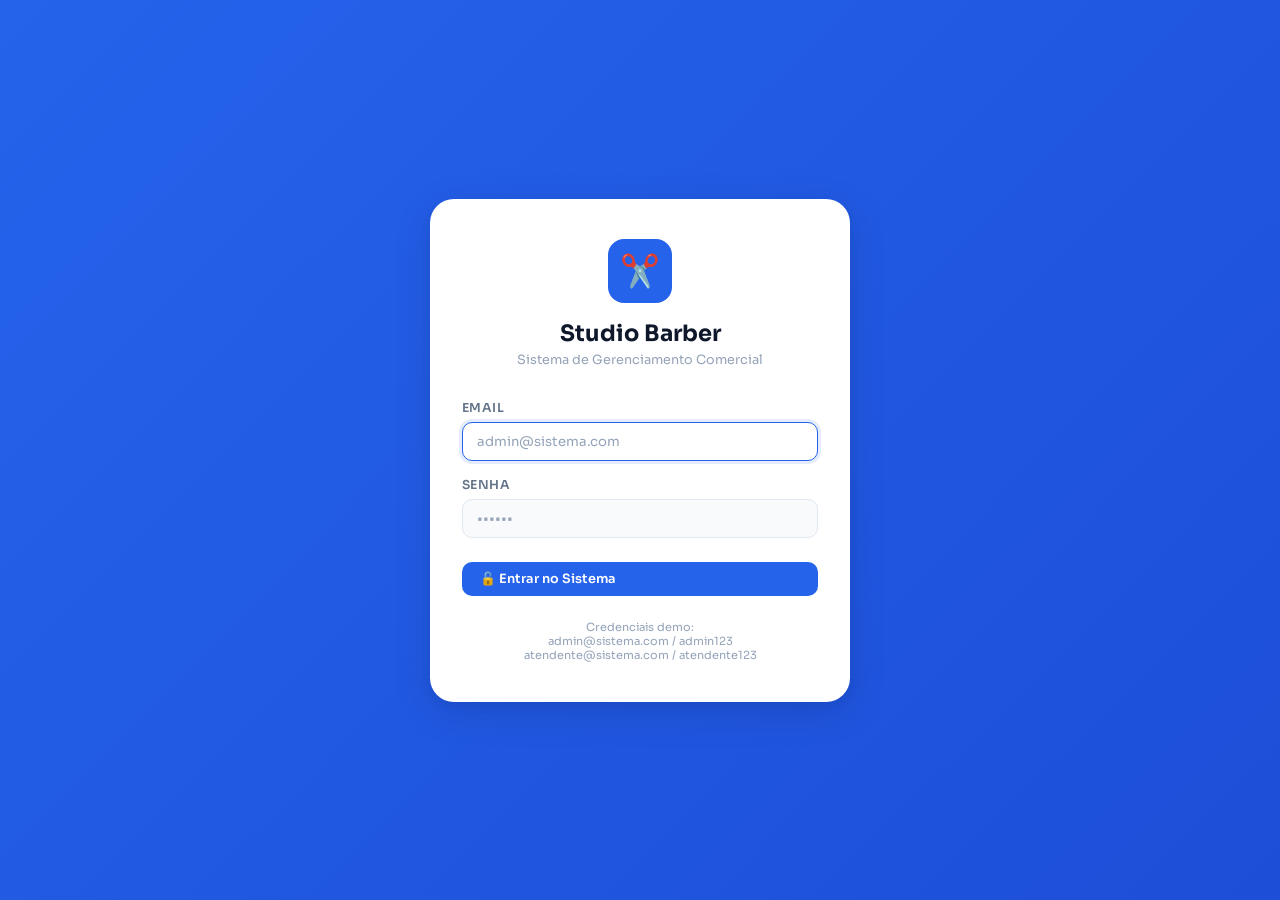
<file: pages/login.html>
<!DOCTYPE html>
<html lang="pt-BR">
<head>
  <meta charset="UTF-8" />
  <meta name="viewport" content="width=device-width, initial-scale=1.0" />
  <title>Login — SGCM</title>
  <link rel="stylesheet" href="../css/main.css" />
  <style>
    body {
      background: linear-gradient(135deg, var(--primary) 0%, var(--primary-dark) 100%);
      min-height: 100vh;
      display: flex;
      align-items: center;
      justify-content: center;
    }
    .login-container {
      max-width: 420px;
      width: 100%;
      margin: 20px;
    }
    .login-card {
      background: var(--bg-card);
      border-radius: var(--radius-xl);
      padding: 40px 32px;
      box-shadow: var(--shadow-lg);
      animation: fadeIn 0.5s ease;
    }
    .login-logo {
      text-align: center;
      margin-bottom: 32px;
    }
    .login-logo-icon {
      width: 64px;
      height: 64px;
      background: var(--primary);
      border-radius: var(--radius-lg);
      display: inline-flex;
      align-items: center;
      justify-content: center;
      font-size: 32px;
      margin-bottom: 16px;
    }
    .login-title {
      font-size: 1.5rem;
      font-weight: 700;
      color: var(--text-primary);
      text-align: center;
    }
    .login-sub {
      font-size: 0.85rem;
      color: var(--text-muted);
      text-align: center;
      margin-top: 4px;
    }
    .login-footer {
      text-align: center;
      margin-top: 24px;
      font-size: 0.75rem;
      color: var(--text-muted);
    }
    @keyframes fadeIn {
      from { opacity: 0; transform: translateY(-20px); }
      to { opacity: 1; transform: translateY(0); }
    }
  </style>
</head>
<body>

<div class="login-container">
  <div class="login-card">
    <div class="login-logo">
      <div class="login-logo-icon" id="loginEmoji">✂️</div>
      <div class="login-title" id="loginBusinessName">SGCM</div>
      <div class="login-sub">Sistema de Gerenciamento Comercial</div>
    </div>

    <form id="loginForm">
      <div class="form-group">
        <label class="form-label">Email</label>
        <input type="email" id="loginEmail" class="form-control" placeholder="admin@sistema.com" required autofocus />
      </div>
      <div class="form-group">
        <label class="form-label">Senha</label>
        <input type="password" id="loginSenha" class="form-control" placeholder="••••••" required />
      </div>
      <button type="submit" class="btn btn-primary" style="width:100%; margin-top: 8px;">
        🔓 Entrar no Sistema
      </button>
    </form>

    <div class="login-footer">
      <p>Credenciais demo:<br>admin@sistema.com / admin123<br>atendente@sistema.com / atendente123</p>
    </div>
  </div>
</div>

<div class="notifications-wrapper" id="notificationsWrapper"></div>

<script src="../js/db.js"></script>
<script src="../js/ui.js"></script>
<script src="../js/auth.js"></script>

<script>
  document.addEventListener('DOMContentLoaded', () => {
    const config = DB.getConfig();
    const loginEmoji = document.getElementById('loginEmoji');
    const loginBusinessName = document.getElementById('loginBusinessName');
    const loginForm = document.getElementById('loginForm');
    const loginEmail = document.getElementById('loginEmail');
    const loginSenha = document.getElementById('loginSenha');

    if (Auth.isLoggedIn()) {
      window.location.href = '../index.html';
      return;
    }

    if (loginForm) {
      loginForm.addEventListener('submit', event => {
        event.preventDefault();

        const email = loginEmail?.value.trim() || '';
        const senha = loginSenha?.value || '';

        const result = Auth.login(email, senha);
        if (!result.success) {
          Notify.error('Falha no login', result.error || 'Verifique seus dados de acesso.');
          return;
        }

        Notify.success('Bem-vindo!', `Login realizado como ${result.user?.nome || 'usuário'}.`);
        window.location.href = '../index.html';
      });
    }
    
    if (loginEmoji) loginEmoji.textContent = config.emoji || '✂️';
    if (loginBusinessName) loginBusinessName.textContent = config.nome || 'SGCM';
  });
</script>

</body>
</html>
</file>
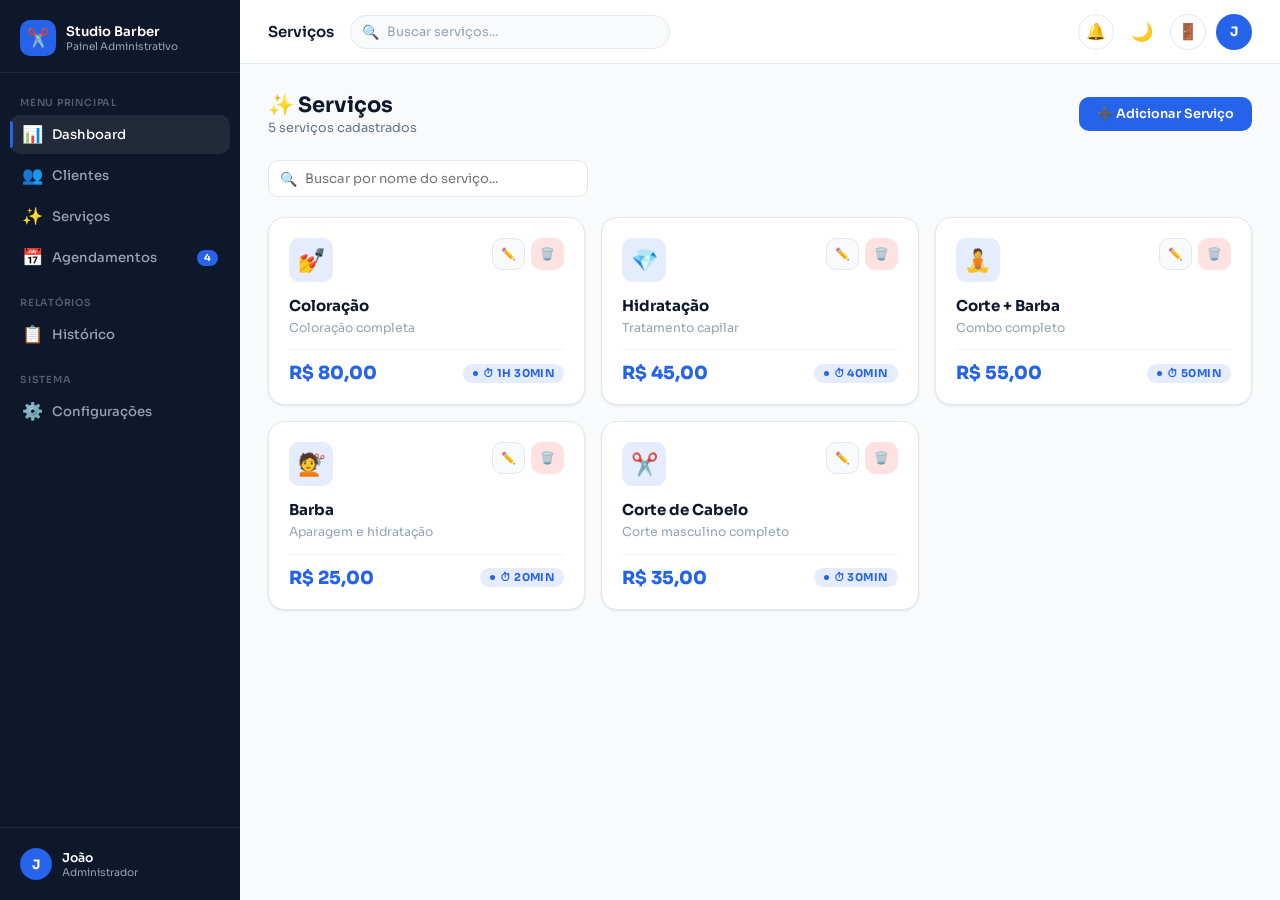
<file: pages/servicos.html>
<!DOCTYPE html>
<html lang="pt-BR">
<head>
  <meta charset="UTF-8" />
  <meta name="viewport" content="width=device-width, initial-scale=1.0" />
  <title>Serviços — SGCM</title>
  <link rel="stylesheet" href="../css/main.css" />
</head>
<body>

<div class="app-layout">
  <!-- OVERLAY MOBILE: escurece o fundo e fecha a sidebar ao toque -->
  <div class="sidebar-overlay" id="sidebarOverlay" aria-hidden="true"></div>

  <!-- SIDEBAR -->
  <aside class="sidebar" id="sidebar">
    <div class="sidebar-logo">
      <div class="sidebar-logo-icon" id="sidebarEmoji">✂️</div>
      <div>
        <div class="sidebar-logo-text" id="sidebarBusinessName">Carregando...</div>
        <div class="sidebar-logo-sub">Painel Administrativo</div>
      </div>
    </div>
    <nav class="sidebar-nav">
      <div class="nav-section-label">Menu Principal</div>
      <a href="../index.html" class="nav-item" data-page="#dashboard"><span class="nav-item-icon">📊</span> Dashboard</a>
      <a href="clientes.html" class="nav-item" data-page="#clientes"><span class="nav-item-icon">👥</span> Clientes</a>
      <a href="servicos.html" class="nav-item active" data-page="#servicos"><span class="nav-item-icon">✨</span> Serviços</a>
      <a href="agendamentos.html" class="nav-item" data-page="#agendamentos">
        <span class="nav-item-icon">📅</span> Agendamentos
        <span class="nav-badge" id="agBadge" style="display:none">0</span>
      </a>
      <div class="nav-section-label" style="margin-top:8px">Relatórios</div>
      <a href="historico.html" class="nav-item" data-page="#historico"><span class="nav-item-icon">📋</span> Histórico</a>
      <div class="nav-section-label" style="margin-top:8px">Sistema</div>
      <a href="config.html" class="nav-item" data-page="#config"><span class="nav-item-icon">⚙️</span> Configurações</a>
    </nav>
    <div class="sidebar-footer">
      <div class="sidebar-user">
        <div class="user-avatar" id="ownerAvatar">J</div>
        <div class="user-info">
          <div class="user-info-name" id="ownerName">João</div>
          <div class="user-info-role">Administrador</div>
        </div>
      </div>
    </div>
  </aside>

  <div class="main-content">

    <!-- TOPBAR -->
    <header class="topbar">

      <!-- Hamburguer: visível apenas em mobile (≤768px) -->
      <button class="menu-toggle" id="menuToggle"
              aria-label="Abrir menu de navegação"
              aria-expanded="false"
              aria-controls="sidebar">
        <div class="hamburger" aria-hidden="true">
          <span></span>
          <span></span>
          <span></span>
        </div>
      </button>

      <div class="topbar-title" id="topbarPageTitle">Serviços</div>

      <div class="topbar-search">
        <span class="search-icon">🔍</span>
        <input type="text" placeholder="Buscar serviços..." id="topbarSearchInput" />
      </div>
      <div class="topbar-actions">
        <button class="topbar-btn" data-tooltip="Notificações" aria-label="Notificações">
          🔔
        </button>
        <button class="dark-mode-toggle" id="darkModeToggleTopbar">🌙</button>
        <button class="topbar-btn" onclick="Auth.logout()" data-tooltip="Sair">🚪</button>
        <div class="topbar-avatar" id="topbarAvatar" aria-label="Usuário">A</div>
      </div>

    </header>

    <main class="page-content">

      <div class="page-header">
        <div class="page-header-left">
          <h1>✨ Serviços</h1>
          <p id="servicosCount">Carregando...</p>
        </div>
        <button class="btn btn-primary" onclick="openServicoModal()">
          ➕ Adicionar Serviço
        </button>
      </div>

      <div class="page-search">
        <div class="page-search-input">
          <span class="search-icon">🔍</span>
          <input type="text" id="searchServicos" placeholder="Buscar por nome do serviço..." />
        </div>
      </div>

      <!-- Cards de serviços -->
      <div id="servicosGrid" style="display:grid;grid-template-columns:repeat(auto-fill,minmax(280px,1fr));gap:16px">
        <!-- Preenchido via JS -->
      </div>

      <div id="servicosEmpty" class="empty-state hidden">
        <div class="empty-state-icon">✨</div>
        <h3>Nenhum serviço cadastrado</h3>
        <p>Cadastre seus serviços para começar a criar agendamentos.</p>
      </div>

    </main>
  </div>
</div>

<!-- MODAL SERVIÇO -->
<div class="modal-overlay" id="servicoModal">
  <div class="modal">
    <div class="modal-header">
      <span class="modal-title" id="servicoModalTitle">➕ Novo Serviço</span>
      <button class="modal-close" onclick="Modal.close('servicoModal')">×</button>
    </div>
    <div class="modal-body">
      <input type="hidden" id="servicoId" />
      <div class="form-group">
        <label class="form-label">Nome do Serviço *</label>
        <input type="text" id="servicoNome" class="form-control" placeholder="Ex: Corte de Cabelo, Manicure..." />
      </div>
      <div class="form-row">
        <div class="form-group">
          <label class="form-label">Preço (R$) *</label>
          <input type="number" id="servicoPreco" class="form-control" placeholder="0,00" step="0.01" min="0" />
        </div>
        <div class="form-group" id="duracaoField">
          <label class="form-label">Duração (minutos)</label>
          <input type="number" id="servicoDuracao" class="form-control" placeholder="Ex: 30" min="1" />
        </div>
      </div>
      <div class="form-group">
        <label class="form-label">Descrição</label>
        <textarea id="servicoDescricao" class="form-control" placeholder="Descreva o serviço brevemente..."></textarea>
      </div>
    </div>
    <div class="modal-footer">
      <button class="btn btn-secondary" onclick="Modal.close('servicoModal')">Cancelar</button>
      <button class="btn btn-primary" onclick="salvarServico()">💾 Salvar Serviço</button>
    </div>
  </div>
</div>

<div class="modal-overlay" id="confirmOverlay">
  <div class="modal" style="max-width:380px">
    <div class="modal-header">
      <span class="modal-title">⚠️ Confirmar Exclusão</span>
      <button class="modal-close" onclick="Modal.close('confirmOverlay')">×</button>
    </div>
    <div class="modal-body">
      <p id="confirmMsg" style="color:var(--text-secondary);font-size:0.9rem">Tem certeza?</p>
    </div>
    <div class="modal-footer">
      <button class="btn btn-secondary" onclick="Modal.close('confirmOverlay')">Cancelar</button>
      <button class="btn btn-danger" id="confirmYes">Excluir</button>
    </div>
  </div>
</div>

<div class="notifications-wrapper" id="notificationsWrapper"></div>
<script>

// ──────────────────────────────────────────
// PAGINAÇÃO PARA SERVIÇOS (NOVO PADRÃO)
// ──────────────────────────────────────────
const serviceEmojis = ['✂️','💅','🧖','🧴','💇','🪒','🌿','💆','🧘','🌸','💎','🎨'];
function pickEmoji(name) {
  let hash = 0;
  for (const c of (name || '')) hash += c.charCodeAt(0);
  return serviceEmojis[hash % serviceEmojis.length];
}

let currentPageServicos = 1;
let itemsPerPageServicos = 12; // Cards por página
let filteredServicos = [];

function renderServicosPaginated(filter = '') {
  const grid = document.getElementById('servicosGrid');
  const empty = document.getElementById('servicosEmpty');
  let servicos = DB.getServicos();

  if (filter) {
    const q = filter.toLowerCase();
    servicos = servicos.filter(s => (s.nome || '').toLowerCase().includes(q));
  }

  filteredServicos = servicos;
  const totalPages = Math.ceil(filteredServicos.length / itemsPerPageServicos);

  if (currentPageServicos > totalPages && totalPages > 0) currentPageServicos = totalPages;
  if (currentPageServicos < 1) currentPageServicos = 1;

  const start = (currentPageServicos - 1) * itemsPerPageServicos;
  const end = start + itemsPerPageServicos;
  const pageServicos = filteredServicos.slice(start, end);

  document.getElementById('servicosCount').textContent =
    `${filteredServicos.length} serviço${filteredServicos.length !== 1 ? 's' : ''} cadastrado${filteredServicos.length !== 1 ? 's' : ''}`;

  grid.innerHTML = '';

  if (filteredServicos.length === 0) {
    empty.classList.remove('hidden');
    document.getElementById('paginationServicos')?.remove();
    return;
  }

  empty.classList.add('hidden');

  const config = DB.getConfig();
  const showDuracao = config.modulos?.duracao !== false;

    pageServicos.forEach(s => {
    const card = document.createElement('div');
    card.className = 'card';
    card.style.padding = '20px';
    card.style.cursor = 'default';
    card.innerHTML = `
      <div style="display:flex;align-items:flex-start;justify-content:space-between;margin-bottom:14px">
        <div style="width:44px;height:44px;border-radius:var(--radius-md);background:var(--primary-light);display:flex;align-items:center;justify-content:center;font-size:22px">
          ${escapeHTML(pickEmoji(s.nome))}
        </div>
        <div class="table-actions">
          <button class="btn btn-secondary btn-sm btn-icon" onclick="editarServico('${escapeHTML(s.id)}')" data-tooltip="Editar">✏️</button>
          <button class="btn btn-danger btn-sm btn-icon" onclick="excluirServico('${escapeHTML(s.id)}')" data-tooltip="Excluir">🗑️</button>
        </div>
      </div>
      <div style="font-size:1rem;font-weight:700;color:var(--text-primary);margin-bottom:4px">${escapeHTML(s.nome || '—')}</div>
      ${s.descricao ? `<div style="font-size:0.82rem;color:var(--text-muted);margin-bottom:12px;line-height:1.5">${escapeHTML(s.descricao)}</div>` : '<div style="margin-bottom:12px"></div>'}
      <div style="display:flex;align-items:center;justify-content:space-between;padding-top:12px;border-top:1px solid var(--border-soft)">
        <div style="font-size:1.2rem;font-weight:800;color:var(--primary)">${escapeHTML(Format.currency(s.preco))}</div>
        ${showDuracao && s.duracao ? `<span class="badge badge-blue">⏱ ${Format.duration(s.duracao)}</span>` : ''}
      </div>
    `;
    grid.appendChild(card);
  });

  renderPaginationServicos(totalPages);
}

function renderPaginationServicos(totalPages) {
  let paginationDiv = document.getElementById('paginationServicos');
  if (!paginationDiv) {
    paginationDiv = document.createElement('div');
    paginationDiv.id = 'paginationServicos';
    paginationDiv.style.cssText = 'display:flex;justify-content:center;gap:8px;margin-top:20px;padding:12px;flex-wrap:wrap';
    const container = document.querySelector('.page-content');
    if (container) container.appendChild(paginationDiv);
  }

  if (totalPages <= 1) {
    paginationDiv.innerHTML = '';
    return;
  }

  let html = '';
  html += `<button class="btn btn-secondary btn-sm" onclick="changePageServicos(${currentPageServicos - 1})" ${currentPageServicos === 1 ? 'disabled' : ''}>« Anterior</button>`;

  for (let i = 1; i <= Math.min(totalPages, 5); i++) {
    html += `<button class="btn ${i === currentPageServicos ? 'btn-primary' : 'btn-secondary'} btn-sm" onclick="changePageServicos(${i})">${i}</button>`;
  }

  if (totalPages > 5) {
    html += `<span style="padding:0 8px">...</span>`;
    html += `<button class="btn btn-secondary btn-sm" onclick="changePageServicos(${totalPages})">${totalPages}</button>`;
  }

  html += `<button class="btn btn-secondary btn-sm" onclick="changePageServicos(${currentPageServicos + 1})" ${currentPageServicos === totalPages ? 'disabled' : ''}>Próximo »</button>`;

  paginationDiv.innerHTML = html;
}

function changePageServicos(page) {
  currentPageServicos = page;
  const searchValue = document.getElementById('searchServicos')?.value || '';
  renderServicosPaginated(searchValue);
}

function renderServicos(filter = '') {
  const searchInput = document.getElementById('searchServicos');
  if (searchInput) searchInput.value = filter;
  currentPageServicos = 1;
  renderServicosPaginated(filter);
}

// Sobrescrever o evento de busca
const originalSearchServicos = () => {
  currentPageServicos = 1;
  renderServicosPaginated(document.getElementById('searchServicos')?.value || '');
};

// Substituir no DOMContentLoaded
document.addEventListener('DOMContentLoaded', async () => {
  try {
    RemoteDB.initFromConfig();
    if (RemoteDB.configured) await RemoteDB.pullAndImportAll();
  } catch (e) {}
  renderServicosPaginated();
  document.getElementById('topbarAvatar').textContent = (DB.getConfig().owner || 'A')[0].toUpperCase();
  document.getElementById('searchServicos')?.addEventListener('input', originalSearchServicos);
});

  function openServicoModal() {
    document.getElementById('servicoId').value = '';
    document.getElementById('servicoNome').value = '';
    document.getElementById('servicoPreco').value = '';
    document.getElementById('servicoDuracao').value = '';
    document.getElementById('servicoDescricao').value = '';
    document.getElementById('servicoModalTitle').textContent = '➕ Novo Serviço';
    Modal.open('servicoModal');
    setTimeout(() => document.getElementById('servicoNome').focus(), 300);
  }

  function editarServico(id) {
    const s = DB.getServicoPorId(id);
    if (!s) return;
    document.getElementById('servicoId').value = s.id;
    document.getElementById('servicoNome').value = s.nome || '';
    document.getElementById('servicoPreco').value = s.preco || '';
    document.getElementById('servicoDuracao').value = s.duracao || '';
    document.getElementById('servicoDescricao').value = s.descricao || '';
    document.getElementById('servicoModalTitle').textContent = '✏️ Editar Serviço';
    Modal.open('servicoModal');
    setTimeout(() => document.getElementById('servicoNome').focus(), 300);
  }

  function salvarServico() {
    const nome = document.getElementById('servicoNome').value.trim();
    const preco = document.getElementById('servicoPreco').value;
    if (!nome) {
      Notify.error('Campo obrigatório', 'Informe o nome do serviço.');
      return;
    }
    if (!preco || isNaN(parseFloat(preco))) {
      Notify.error('Campo obrigatório', 'Informe um preço válido.');
      return;
    }

    const servico = {
      id: document.getElementById('servicoId').value || null,
      nome,
      preco: parseFloat(preco).toFixed(2),
      duracao: document.getElementById('servicoDuracao').value || '',
      descricao: document.getElementById('servicoDescricao').value.trim(),
    };

    (async () => {
      try {
        if (RemoteDB && RemoteDB.configured) {
          const remoteSaved = await RemoteDB.saveServico(servico);
          DB.saveServico(remoteSaved);
        } else {
          DB.saveServico(servico);
        }
        Modal.close('servicoModal');
        renderServicos();
        Notify.success('Serviço salvo!', `"${nome}" foi ${servico.id ? 'atualizado' : 'cadastrado'}.`);
      } catch (e) {
        DB.saveServico(servico);
        Modal.close('servicoModal');
        renderServicos();
        Notify.warning('Operação parcial', 'Serviço salvo localmente. Houveram problemas ao salvar remotamente.');
      }
    })();
  }

  // CORRIGIDA: Exclusão com verificação de agendamentos futuros
function excluirServico(id) {
  const nome = DB.getServicoPorId(id)?.nome || '';
  // Verifica se o serviço tem agendamentos futuros (não concluídos)
  const agendamentos = DB.getAgendamentos();
  const agendamentosFuturos = agendamentos.filter(ag => {
    if (ag.servicoId !== id) return false;
    if (ag.status === 'concluido') return false;
    
    // Verifica se a data é hoje ou no futuro
    const hoje = new Date().toISOString().slice(0, 10);
    return ag.data >= hoje;
  });
  
  if (agendamentosFuturos.length > 0) {
    Notify.error(
      'Não é possível excluir', 
      `Este serviço possui ${agendamentosFuturos.length} agendamento(s) futuro(s). Conclua ou cancele-os primeiro.`
    );
    return;
  }
  
  confirmDelete(`Excluir o serviço "${nome}"? Esta ação não pode ser desfeita.`, () => {
    (async () => {
      try {
        if (RemoteDB && RemoteDB.configured) await RemoteDB.deleteServico(id);
      } catch (e) {}
      DB.deleteServico(id);
      renderServicos();
      Notify.success('Serviço removido', 'O serviço foi excluído com sucesso.');
    })();
  });
}
document.getElementById('searchServicos').addEventListener('input', e => {
  window.servicosCurrentPage = 1;
  renderServicos(e.target.value);
});

// inicialização movida para DOMContentLoaded para suportar RemoteDB
</script>

<script src="../js/db.js"></script>
<script src="../js/auth.js"></script>
<script src="../js/remote-db.js"></script>
<script src="../js/ui.js"></script>
<script src="../js/mobile.js"></script>
</body>
</html>
</file>
<file: css/main.css>
/* =============================================
   SGCM — Sistema de Gerenciamento Comercial
   Design System & Variables
   ============================================= */

@import url('https://fonts.googleapis.com/css2?family=Sora:wght@300;400;500;600;700&family=JetBrains+Mono:wght@400;500&display=swap');

:root {
  /* --- Cores principais (personalizáveis via Configurações) --- */
  --primary: #2563EB;
  --primary-light: #DBEAFE;
  --primary-dark: #1D4ED8;

  /* --- Neutros --- */
  --bg: #F8FAFC;
  --bg-card: #FFFFFF;
  --border: #E2E8F0;
  --border-soft: #F1F5F9;

  /* --- Textos --- */
  --text-primary: #0F172A;
  --text-secondary: #64748B;
  --text-muted: #94A3B8;

  /* --- Sidebar --- */
  --sidebar-bg: #0F172A;
  --sidebar-text: #94A3B8;
  --sidebar-active: #FFFFFF;
  --sidebar-active-bg: rgba(255,255,255,0.08);
  --sidebar-width: 240px;

  /* --- Status --- */
  --green: #10B981;
  --green-light: #D1FAE5;
  --yellow: #F59E0B;
  --yellow-light: #FEF3C7;
  --red: #EF4444;
  --red-light: #FEE2E2;
  --purple: #8B5CF6;
  --purple-light: #EDE9FE;

  /* --- Shadows --- */
  --shadow-sm: 0 1px 3px rgba(0,0,0,0.06), 0 1px 2px rgba(0,0,0,0.04);
  --shadow-md: 0 4px 16px rgba(0,0,0,0.07), 0 2px 6px rgba(0,0,0,0.04);
  --shadow-lg: 0 10px 40px rgba(0,0,0,0.10), 0 4px 12px rgba(0,0,0,0.05);

  /* --- Radius --- */
  --radius-sm: 6px;
  --radius-md: 10px;
  --radius-lg: 16px;
  --radius-xl: 24px;
  --radius-full: 9999px;

  /* --- Transitions --- */
  --transition: all 0.2s cubic-bezier(0.4, 0, 0.2, 1);

  /* --- Topbar --- */
  --topbar-height: 64px;

  /* --- Nome do Estabelecimento --- */
  --business-name: "Meu Negócio";
}

/* =============================================
   RESET & BASE
   ============================================= */

*, *::before, *::after {
  box-sizing: border-box;
  margin: 0;
  padding: 0;
}

html {
  font-size: 15px;
  -webkit-font-smoothing: antialiased;
}

body {
  font-family: 'Sora', sans-serif;
  background: var(--bg);
  color: var(--text-primary);
  min-height: 100vh;
  overflow-x: hidden;
}

a { text-decoration: none; color: inherit; }
button { cursor: pointer; font-family: inherit; }
input, textarea, select { font-family: inherit; }

/* =============================================
   LAYOUT PRINCIPAL
   ============================================= */

.app-layout {
  display: flex;
  min-height: 100vh;
}

/* =============================================
   SIDEBAR
   ============================================= */

.sidebar {
  width: var(--sidebar-width);
  background: var(--sidebar-bg);
  display: flex;
  flex-direction: column;
  position: fixed;
  top: 0; left: 0;
  height: 100vh;
  z-index: 100;
  transition: var(--transition);
  overflow: hidden;
}

.sidebar-logo {
  display: flex;
  align-items: center;
  gap: 10px;
  padding: 20px 20px 16px;
  border-bottom: 1px solid rgba(255,255,255,0.06);
}

.sidebar-logo-icon {
  width: 36px;
  height: 36px;
  background: var(--primary);
  border-radius: var(--radius-md);
  display: flex;
  align-items: center;
  justify-content: center;
  font-size: 18px;
  flex-shrink: 0;
}

.sidebar-logo-text {
  font-size: 0.88rem;
  font-weight: 600;
  color: #FFFFFF;
  line-height: 1.3;
  white-space: nowrap;
  overflow: hidden;
  text-overflow: ellipsis;
}

.sidebar-logo-sub {
  font-size: 0.7rem;
  color: var(--sidebar-text);
  font-weight: 400;
}

.sidebar-nav {
  flex: 1;
  padding: 12px 10px;
  overflow-y: auto;
}

.nav-section-label {
  font-size: 0.65rem;
  font-weight: 600;
  text-transform: uppercase;
  letter-spacing: 0.08em;
  color: rgba(148,163,184,0.5);
  padding: 12px 10px 6px;
}

.nav-item {
  display: flex;
  align-items: center;
  gap: 10px;
  padding: 9px 12px;
  border-radius: var(--radius-md);
  color: var(--sidebar-text);
  font-size: 0.88rem;
  font-weight: 500;
  transition: var(--transition);
  cursor: pointer;
  position: relative;
  margin-bottom: 2px;
}

.nav-item:hover {
  background: rgba(255,255,255,0.05);
  color: #FFFFFF;
}

.nav-item.active {
  background: var(--sidebar-active-bg);
  color: var(--sidebar-active);
}

.nav-item.active::before {
  content: '';
  position: absolute;
  left: 0; top: 6px; bottom: 6px;
  width: 3px;
  background: var(--primary);
  border-radius: 0 3px 3px 0;
}

.nav-item-icon {
  font-size: 17px;
  width: 20px;
  text-align: center;
  flex-shrink: 0;
}

.nav-badge {
  margin-left: auto;
  background: var(--primary);
  color: #fff;
  font-size: 0.65rem;
  font-weight: 700;
  padding: 2px 7px;
  border-radius: var(--radius-full);
  min-width: 20px;
  text-align: center;
}

.sidebar-footer {
  padding: 12px 10px;
  border-top: 1px solid rgba(255,255,255,0.06);
}

.sidebar-user {
  display: flex;
  align-items: center;
  gap: 10px;
  padding: 8px 10px;
  border-radius: var(--radius-md);
  cursor: pointer;
  transition: var(--transition);
}

.sidebar-user:hover { background: rgba(255,255,255,0.05); }

.user-avatar {
  width: 32px; height: 32px;
  border-radius: var(--radius-full);
  background: var(--primary);
  display: flex; align-items: center; justify-content: center;
  font-size: 13px; font-weight: 700; color: #fff;
  flex-shrink: 0;
}

.user-info-name {
  font-size: 0.82rem;
  font-weight: 600;
  color: #FFFFFF;
}

.user-info-role {
  font-size: 0.7rem;
  color: var(--sidebar-text);
}

/* =============================================
   MAIN CONTENT
   ============================================= */

.main-content {
  margin-left: var(--sidebar-width);
  flex: 1;
  display: flex;
  flex-direction: column;
  min-height: 100vh;
}

/* =============================================
   TOPBAR
   ============================================= */

.topbar {
  height: var(--topbar-height);
  background: var(--bg-card);
  border-bottom: 1px solid var(--border);
  display: flex;
  align-items: center;
  padding: 0 28px;
  gap: 16px;
  position: sticky;
  top: 0;
  z-index: 90;
}

.topbar-title {
  font-size: 1rem;
  font-weight: 600;
  color: var(--text-primary);
}

.topbar-search {
  flex: 1;
  max-width: 320px;
  position: relative;
}

.topbar-search input {
  width: 100%;
  padding: 8px 14px 8px 36px;
  background: var(--bg);
  border: 1px solid var(--border);
  border-radius: var(--radius-full);
  font-size: 0.85rem;
  color: var(--text-primary);
  outline: none;
  transition: var(--transition);
}

.topbar-search input:focus {
  border-color: var(--primary);
  box-shadow: 0 0 0 3px var(--primary-light);
}

.topbar-search input::placeholder { color: var(--text-muted); }

.search-icon {
  position: absolute;
  left: 12px; top: 50%;
  transform: translateY(-50%);
  color: var(--text-muted);
  font-size: 14px;
  pointer-events: none;
}

.topbar-actions {
  display: flex;
  align-items: center;
  gap: 10px;
  margin-left: auto;
}

.topbar-btn {
  width: 36px; height: 36px;
  border-radius: var(--radius-full);
  border: 1px solid var(--border);
  background: var(--bg-card);
  display: flex; align-items: center; justify-content: center;
  font-size: 16px;
  color: var(--text-secondary);
  transition: var(--transition);
  cursor: pointer;
  position: relative;
}

.topbar-btn:hover {
  border-color: var(--primary);
  color: var(--primary);
  background: var(--primary-light);
}

.notif-dot {
  position: absolute;
  top: 4px; right: 4px;
  width: 8px; height: 8px;
  border-radius: 50%;
  background: var(--red);
  border: 2px solid white;
}

.topbar-avatar {
  width: 36px; height: 36px;
  border-radius: var(--radius-full);
  background: var(--primary);
  display: flex; align-items: center; justify-content: center;
  font-size: 13px; font-weight: 700; color: #fff;
  cursor: pointer;
  border: 2px solid var(--primary-light);
}

/* =============================================
   PAGE CONTENT
   ============================================= */

.page-content {
  padding: 28px;
  flex: 1;
}

.page-header {
  display: flex;
  align-items: center;
  justify-content: space-between;
  margin-bottom: 24px;
}

.page-header-left h1 {
  font-size: 1.4rem;
  font-weight: 700;
  color: var(--text-primary);
}

.page-header-left p {
  font-size: 0.85rem;
  color: var(--text-secondary);
  margin-top: 2px;
}

/* =============================================
   CARDS
   ============================================= */

.card {
  background: var(--bg-card);
  border: 1px solid var(--border);
  border-radius: var(--radius-lg);
  box-shadow: var(--shadow-sm);
  transition: var(--transition);
}

.card:hover { box-shadow: var(--shadow-md); }

.card-header {
  padding: 18px 20px 14px;
  border-bottom: 1px solid var(--border-soft);
  display: flex;
  align-items: center;
  justify-content: space-between;
}

.card-title {
  font-size: 0.9rem;
  font-weight: 600;
  color: var(--text-primary);
}

.card-body { padding: 20px; }

/* Stat Cards */
.stat-cards {
  display: grid;
  grid-template-columns: repeat(auto-fit, minmax(200px, 1fr));
  gap: 16px;
  margin-bottom: 24px;
}

.stat-card {
  background: var(--bg-card);
  border: 1px solid var(--border);
  border-radius: var(--radius-lg);
  padding: 20px;
  box-shadow: var(--shadow-sm);
  transition: var(--transition);
  position: relative;
  overflow: hidden;
}

.stat-card::before {
  content: '';
  position: absolute;
  top: 0; left: 0; right: 0;
  height: 3px;
  background: var(--stat-color, var(--primary));
  border-radius: var(--radius-lg) var(--radius-lg) 0 0;
}

.stat-card:hover {
  box-shadow: var(--shadow-md);
  transform: translateY(-1px);
}

.stat-card-icon {
  width: 40px; height: 40px;
  border-radius: var(--radius-md);
  background: var(--stat-color-light, var(--primary-light));
  display: flex; align-items: center; justify-content: center;
  font-size: 20px;
  margin-bottom: 14px;
}

.stat-card-value {
  font-size: 1.8rem;
  font-weight: 700;
  color: var(--text-primary);
  line-height: 1;
  font-variant-numeric: tabular-nums;
}

.stat-card-label {
  font-size: 0.8rem;
  color: var(--text-secondary);
  margin-top: 4px;
  font-weight: 500;
}

.stat-card-change {
  font-size: 0.75rem;
  font-weight: 600;
  margin-top: 10px;
  display: flex;
  align-items: center;
  gap: 4px;
}

.change-up { color: var(--green); }
.change-down { color: var(--red); }

/* =============================================
   BUTTONS
   ============================================= */

.btn {
  display: inline-flex;
  align-items: center;
  gap: 7px;
  padding: 9px 18px;
  border-radius: var(--radius-md);
  font-size: 0.85rem;
  font-weight: 600;
  border: none;
  transition: var(--transition);
  white-space: nowrap;
  cursor: pointer;
}

.btn-primary {
  background: var(--primary);
  color: #fff;
}

.btn-primary:hover {
  background: var(--primary-dark);
  box-shadow: 0 4px 12px rgba(37,99,235,0.35);
  transform: translateY(-1px);
}

.btn-secondary {
  background: var(--bg);
  color: var(--text-primary);
  border: 1px solid var(--border);
}

.btn-secondary:hover {
  background: var(--border-soft);
  border-color: var(--text-muted);
}

.btn-danger {
  background: var(--red-light);
  color: var(--red);
  border: 1px solid transparent;
}

.btn-danger:hover {
  background: var(--red);
  color: #fff;
}

.btn-success {
  background: var(--green-light);
  color: var(--green);
}

.btn-success:hover {
  background: var(--green);
  color: #fff;
}

.btn-sm {
  padding: 6px 12px;
  font-size: 0.78rem;
}

.btn-icon {
  padding: 8px;
  border-radius: var(--radius-md);
}

/* =============================================
   FORMS
   ============================================= */

.form-group {
  margin-bottom: 16px;
}

.form-label {
  display: block;
  font-size: 0.82rem;
  font-weight: 600;
  color: var(--text-secondary);
  margin-bottom: 6px;
  text-transform: uppercase;
  letter-spacing: 0.04em;
}

.form-control {
  width: 100%;
  padding: 10px 14px;
  background: var(--bg);
  border: 1px solid var(--border);
  border-radius: var(--radius-md);
  font-size: 0.88rem;
  color: var(--text-primary);
  outline: none;
  transition: var(--transition);
}

.form-control:focus {
  border-color: var(--primary);
  box-shadow: 0 0 0 3px var(--primary-light);
  background: #fff;
}

.form-control::placeholder { color: var(--text-muted); }

.form-row {
  display: grid;
  grid-template-columns: 1fr 1fr;
  gap: 16px;
}

.form-row-3 {
  display: grid;
  grid-template-columns: 1fr 1fr 1fr;
  gap: 16px;
}

textarea.form-control {
  resize: vertical;
  min-height: 80px;
}

select.form-control { cursor: pointer; }

/* =============================================
   TABLES
   ============================================= */

.table-wrapper {
  overflow-x: auto;
  border-radius: var(--radius-lg);
  border: 1px solid var(--border);
}

table {
  width: 100%;
  border-collapse: collapse;
}

thead tr {
  background: var(--bg);
}

th {
  padding: 11px 16px;
  text-align: left;
  font-size: 0.75rem;
  font-weight: 700;
  color: var(--text-muted);
  text-transform: uppercase;
  letter-spacing: 0.06em;
  white-space: nowrap;
  border-bottom: 1px solid var(--border);
}

td {
  padding: 13px 16px;
  font-size: 0.875rem;
  color: var(--text-primary);
  border-bottom: 1px solid var(--border-soft);
  vertical-align: middle;
}

tr:last-child td { border-bottom: none; }

tbody tr {
  transition: var(--transition);
}

tbody tr:hover { background: var(--bg); }

.table-actions {
  display: flex;
  gap: 6px;
}

/* =============================================
   BADGES / STATUS
   ============================================= */

.badge {
  display: inline-flex;
  align-items: center;
  gap: 5px;
  padding: 3px 10px;
  border-radius: var(--radius-full);
  font-size: 0.72rem;
  font-weight: 700;
  text-transform: uppercase;
  letter-spacing: 0.04em;
}

.badge-green { background: var(--green-light); color: var(--green); }
.badge-yellow { background: var(--yellow-light); color: var(--yellow); }
.badge-red { background: var(--red-light); color: var(--red); }
.badge-blue { background: var(--primary-light); color: var(--primary); }
.badge-purple { background: var(--purple-light); color: var(--purple); }

.badge::before {
  content: '';
  width: 5px; height: 5px;
  border-radius: 50%;
  background: currentColor;
}

/* =============================================
   MODAL
   ============================================= */

.modal-overlay {
  position: fixed;
  inset: 0;
  background: rgba(15,23,42,0.5);
  backdrop-filter: blur(4px);
  z-index: 200;
  display: flex;
  align-items: center;
  justify-content: center;
  padding: 20px;
  opacity: 0;
  visibility: hidden;
  transition: var(--transition);
}

.modal-overlay.active {
  opacity: 1;
  visibility: visible;
}

.modal {
  background: var(--bg-card);
  border-radius: var(--radius-xl);
  box-shadow: var(--shadow-lg);
  width: 100%;
  max-width: 520px;
  max-height: 90vh;
  overflow-y: auto;
  transform: translateY(20px) scale(0.97);
  transition: var(--transition);
}

.modal-overlay.active .modal {
  transform: translateY(0) scale(1);
}

.modal-header {
  padding: 22px 24px 18px;
  border-bottom: 1px solid var(--border);
  display: flex;
  align-items: center;
  justify-content: space-between;
}

.modal-title {
  font-size: 1rem;
  font-weight: 700;
  color: var(--text-primary);
}

.modal-close {
  width: 30px; height: 30px;
  border-radius: var(--radius-full);
  border: none;
  background: var(--bg);
  color: var(--text-muted);
  font-size: 16px;
  display: flex; align-items: center; justify-content: center;
  cursor: pointer;
  transition: var(--transition);
}

.modal-close:hover {
  background: var(--red-light);
  color: var(--red);
}

.modal-body { padding: 24px; }

.modal-footer {
  padding: 16px 24px;
  border-top: 1px solid var(--border);
  display: flex;
  justify-content: flex-end;
  gap: 10px;
}

/* =============================================
   NOTIFICATIONS
   ============================================= */

.notifications-wrapper {
  position: fixed;
  bottom: 24px;
  right: 24px;
  z-index: 500;
  display: flex;
  flex-direction: column;
  gap: 10px;
  pointer-events: none;
}

.notification {
  background: var(--bg-card);
  border: 1px solid var(--border);
  border-radius: var(--radius-lg);
  box-shadow: var(--shadow-lg);
  padding: 14px 18px;
  display: flex;
  align-items: flex-start;
  gap: 12px;
  min-width: 300px;
  max-width: 380px;
  pointer-events: all;
  animation: slideIn 0.3s ease forwards;
  position: relative;
  overflow: hidden;
}

.notification::before {
  content: '';
  position: absolute;
  left: 0; top: 0; bottom: 0;
  width: 3px;
  background: var(--notif-color, var(--primary));
}

@keyframes slideIn {
  from { transform: translateX(100%); opacity: 0; }
  to { transform: translateX(0); opacity: 1; }
}

@keyframes slideOut {
  from { transform: translateX(0); opacity: 1; }
  to { transform: translateX(110%); opacity: 0; }
}

.notification.removing { animation: slideOut 0.3s ease forwards; }

.notification-icon { font-size: 20px; margin-top: 1px; }


.notification-title {
  font-size: 0.85rem;
  font-weight: 700;
  color: var(--text-primary);
  margin-bottom: 2px;
}

.notification-msg {
  font-size: 0.8rem;
  color: var(--text-secondary);
}

.notification-close {
  margin-left: auto;
  background: none;
  border: none;
  color: var(--text-muted);
  cursor: pointer;
  font-size: 16px;
  padding: 0;
  flex-shrink: 0;
  line-height: 1;
}

.notification-close:hover { color: var(--text-primary); }

/* =============================================
   EMPTY STATE
   ============================================= */

.empty-state {
  display: flex;
  flex-direction: column;
  align-items: center;
  justify-content: center;
  padding: 60px 20px;
  text-align: center;
}

.empty-state-icon {
  font-size: 48px;
  margin-bottom: 16px;
  opacity: 0.5;
}

.empty-state h3 {
  font-size: 1rem;
  font-weight: 600;
  color: var(--text-secondary);
  margin-bottom: 6px;
}

.empty-state p {
  font-size: 0.85rem;
  color: var(--text-muted);
  max-width: 280px;
}

/* =============================================
   AVATAR GROUP
   ============================================= */

.avatar {
  width: 32px; height: 32px;
  border-radius: 50%;
  background: var(--primary);
  display: inline-flex;
  align-items: center;
  justify-content: center;
  font-size: 12px;
  font-weight: 700;
  color: #fff;
  flex-shrink: 0;
}

/* =============================================
   CLIENT NAME CELL
   ============================================= */

.client-cell {
  display: flex;
  align-items: center;
  gap: 10px;
}

.client-cell .avatar {
  width: 30px; height: 30px;
  font-size: 11px;
}

/* =============================================
   DASHBOARD ESPECÍFICO
   ============================================= */

.dashboard-grid {
  display: grid;
  grid-template-columns: 1fr 1fr 1fr;
  gap: 20px;
}

.dashboard-grid .col-2 { grid-column: span 2; }
.dashboard-grid .col-3 { grid-column: span 3; }

.agenda-list { list-style: none; }

.agenda-item {
  display: flex;
  align-items: center;
  gap: 14px;
  padding: 12px 0;
  border-bottom: 1px solid var(--border-soft);
}

.agenda-item:last-child { border-bottom: none; }

.agenda-time {
  font-size: 0.78rem;
  font-weight: 700;
  color: var(--text-muted);
  font-family: 'JetBrains Mono', monospace;
  width: 48px;
  flex-shrink: 0;
}

.agenda-service {
  flex: 1;
}

.agenda-service-name {
  font-size: 0.85rem;
  font-weight: 600;
  color: var(--text-primary);
}

.agenda-service-client {
  font-size: 0.78rem;
  color: var(--text-muted);
}

.top-services-list { list-style: none; }

.top-service-item {
  display: flex;
  align-items: center;
  gap: 12px;
  padding: 10px 0;
  border-bottom: 1px solid var(--border-soft);
}

.top-service-item:last-child { border-bottom: none; }

.top-service-rank {
  width: 24px; height: 24px;
  border-radius: var(--radius-sm);
  background: var(--primary-light);
  color: var(--primary);
  font-size: 0.75rem;
  font-weight: 700;
  display: flex; align-items: center; justify-content: center;
  flex-shrink: 0;
}

.top-service-name {
  flex: 1;
  font-size: 0.85rem;
  font-weight: 500;
  color: var(--text-primary);
}

.top-service-count {
  font-size: 0.8rem;
  font-weight: 600;
  color: var(--text-muted);
  font-family: 'JetBrains Mono', monospace;
}

/* Progress bar */
.progress-bar {
  height: 6px;
  background: var(--border-soft);
  border-radius: var(--radius-full);
  overflow: hidden;
  margin-top: 6px;
}

.progress-fill {
  height: 100%;
  background: var(--primary);
  border-radius: var(--radius-full);
  transition: width 0.8s cubic-bezier(0.4, 0, 0.2, 1);
}

/* =============================================
   SEARCH BAR IN PAGE
   ============================================= */

.page-search {
  display: flex;
  align-items: center;
  gap: 12px;
  margin-bottom: 20px;
}

.page-search-input {
  flex: 1;
  max-width: 320px;
  position: relative;
}

.page-search-input input {
  width: 100%;
  padding: 9px 14px 9px 36px;
  background: var(--bg-card);
  border: 1px solid var(--border);
  border-radius: var(--radius-md);
  font-size: 0.875rem;
  color: var(--text-primary);
  outline: none;
  transition: var(--transition);
}

.page-search-input input:focus {
  border-color: var(--primary);
  box-shadow: 0 0 0 3px var(--primary-light);
}

.page-search-input .search-icon {
  position: absolute;
  left: 12px; top: 50%;
  transform: translateY(-50%);
  color: var(--text-muted);
  font-size: 14px;
}

/* =============================================
   CONFIGURAÇÕES
   ============================================= */

.config-section {
  background: var(--bg-card);
  border: 1px solid var(--border);
  border-radius: var(--radius-lg);
  margin-bottom: 20px;
  overflow: hidden;
}

.config-section-header {
  padding: 16px 20px;
  background: var(--bg);
  border-bottom: 1px solid var(--border);
  font-size: 0.88rem;
  font-weight: 700;
  color: var(--text-primary);
  display: flex;
  align-items: center;
  gap: 8px;
}

.config-section-body { padding: 20px; }

.color-picker-row {
  display: flex;
  gap: 10px;
  flex-wrap: wrap;
}

.color-option {
  width: 36px; height: 36px;
  border-radius: 50%;
  border: 3px solid transparent;
  cursor: pointer;
  transition: var(--transition);
}

.color-option:hover, .color-option.selected {
  border-color: var(--text-primary);
  transform: scale(1.1);
}

/* =============================================
   COUNTER RING (Dashboard)
   ============================================= */

.counter-ring {
  position: relative;
  display: inline-flex;
  align-items: center;
  justify-content: center;
}

.counter-ring svg {
  transform: rotate(-90deg);
}

.counter-ring-text {
  position: absolute;
  text-align: center;
}

.counter-ring-value {
  font-size: 1.4rem;
  font-weight: 700;
  color: var(--text-primary);
  font-variant-numeric: tabular-nums;
  display: block;
}

.counter-ring-label {
  font-size: 0.65rem;
  color: var(--text-muted);
  font-weight: 500;
  display: block;
}

/* =============================================
   BOTÃO HAMBURGUER
   — Oculto em desktop; aparece em mobile (≤768px)
   ============================================= */

.menu-toggle {
  /* Oculto por padrão em desktop */
  display: none;
  align-items: center;
  justify-content: center;

  /* Área de toque confortável: 44×44px mínimo (Apple HIG) */
  width: 44px;
  height: 44px;
  min-width: 44px;

  border: none;
  background: transparent;
  border-radius: var(--radius-md);
  cursor: pointer;
  flex-shrink: 0;
  padding: 0;

  /* Fica à frente de outros elementos da topbar */
  position: relative;
  z-index: 2;

  transition: background 0.18s ease, transform 0.15s ease;
}

.menu-toggle:hover  { background: var(--bg); }
.menu-toggle:active { transform: scale(0.90); }

/* ── As três linhas ── */
.hamburger {
  display: flex;
  flex-direction: column;
  justify-content: center;
  align-items: center;
  gap: 5px;
  width: 22px;
  height: 16px;
  pointer-events: none; /* o clique é no botão pai */
}

.hamburger span {
  display: block;
  width: 22px;
  height: 2px;
  border-radius: 2px;
  background: var(--text-primary);
  transform-origin: center center;
  transition:
    transform 0.26s cubic-bezier(0.4, 0, 0.2, 1),
    opacity   0.20s ease,
    width     0.20s ease;
}

/* ── Animação hamburger → X (quando menu aberto) ── */
.menu-toggle.is-open .hamburger span:nth-child(1) {
  transform: translateY(7px) rotate(45deg);
}
.menu-toggle.is-open .hamburger span:nth-child(2) {
  opacity: 0;
  width: 0;
}
.menu-toggle.is-open .hamburger span:nth-child(3) {
  transform: translateY(-7px) rotate(-45deg);
}

/* =============================================
   OVERLAY ESCURO
   — Aparece atrás da sidebar em mobile,
     escurece o conteúdo e captura clique para fechar
   ============================================= */

.sidebar-overlay {
  /* Invisível e inativo em desktop */
  display: none;
  position: fixed;
  inset: 0;
  z-index: 98; /* abaixo da sidebar (100) mas acima do conteúdo */

  background: rgba(15, 23, 42, 0.60);
  backdrop-filter: blur(2px);
  -webkit-backdrop-filter: blur(2px);

  opacity: 0;
  pointer-events: none;
  transition: opacity 0.28s ease;

  /* Cursor indica que é clicável para fechar */
  cursor: pointer;
}

.sidebar-overlay.active {
  opacity: 1;
  pointer-events: all;
}

/* =============================================
   RESPONSIVE — TABLET  ≤1024px
   ============================================= */

@media (max-width: 1024px) {
  .dashboard-grid                   { grid-template-columns: 1fr 1fr; }
  .dashboard-grid .col-2            { grid-column: span 2; }
  .dashboard-grid .col-3            { grid-column: span 2; }
}

/* =============================================
   RESPONSIVE — MOBILE  ≤768px
   ============================================= */

@media (max-width: 768px) {

  /* ── Variáveis mobile ── */
  :root {
    --sidebar-width: 0px;       /* conteúdo ocupa 100% da largura */
    --topbar-height: 56px;
  }

  /* ── Sidebar: gaveta deslizante da esquerda ── */
  .sidebar {
    /* Sai da tela pela esquerda */
    transform: translateX(-100%);
    transition: transform 0.28s cubic-bezier(0.4, 0, 0.2, 1),
                box-shadow 0.28s ease;

    /* Máximo de 80% da largura da tela */
    width: 80vw;
    max-width: 280px;

    /* Fica sobre o overlay (z-index 98) e conteúdo */
    z-index: 100;
    box-shadow: none;
  }

  /* Sidebar aberta */
  .sidebar.mobile-open {
    transform: translateX(0);
    box-shadow: 12px 0 40px rgba(0, 0, 0, 0.25);
  }

  /* Ativa o overlay em mobile */
  .sidebar-overlay {
    display: block;
  }

  /* ── Conteúdo principal: ocupa a tela toda ── */
  .main-content {
    margin-left: 0;
    width: 100%;
  }

  /* ── Topbar mobile ── */
  .topbar {
    padding: 0 12px;
    gap: 8px;
    height: var(--topbar-height);
  }

  /* Hamburguer aparece */
  .menu-toggle {
    display: flex;
  }

  /* Título fica menor */
  .topbar-title {
    font-size: 0.92rem;
    flex: 1;               /* ocupa o espaço disponível */
  }

  /* Busca da topbar oculta (existe busca dentro das páginas) */
  .topbar-search {
    display: none;
  }

  /* Ações mais compactas */
  .topbar-actions {
    gap: 6px;
    margin-left: 0; /* título já tem flex:1 */
  }

  /* ── Conteúdo das páginas ── */
  .page-content {
    padding: 16px 14px;
  }

  /* Page header empilha em coluna */
  .page-header {
    flex-direction: column;
    align-items: flex-start;
    gap: 10px;
    margin-bottom: 16px;
  }

  /* Botão de ação ocupa largura total */
  .page-header > .btn,
  .page-header > a.btn {
    width: 100%;
    justify-content: center;
  }

  /* ── Stat cards: 2 colunas ── */
  .stat-cards {
    grid-template-columns: 1fr 1fr;
    gap: 10px;
    margin-bottom: 16px;
  }

  .stat-card        { padding: 14px 12px; }
  .stat-card-value  { font-size: 1.45rem; }
  .stat-card-change { font-size: 0.7rem; }

  .stat-card-icon {
    width: 34px;
    height: 34px;
    font-size: 16px;
    margin-bottom: 10px;
  }

  /* ── Dashboard grid: coluna única ── */
  .dashboard-grid {
    grid-template-columns: 1fr;
    gap: 14px;
  }

  .dashboard-grid .col-2,
  .dashboard-grid .col-3 {
    grid-column: span 1;
  }

  /* Card "Progresso do Dia" empilha verticalmente */
  .day-progress-card {
    flex-direction: column !important;
    gap: 12px !important;
    padding: 20px !important;
    text-align: center;
  }

  /* ── Formulários: coluna única ── */
  .form-row,
  .form-row-3 {
    grid-template-columns: 1fr;
    gap: 12px;
  }

  /* ── Tabelas: scroll horizontal ── */
  .table-wrapper {
    overflow-x: auto;
    -webkit-overflow-scrolling: touch;
    /* Dica visual de scroll */
    background:
      linear-gradient(to right, white 30%, rgba(255,255,255,0)),
      linear-gradient(to right, rgba(255,255,255,0), white 70%) 0 100%,
      radial-gradient(farthest-side at 0 50%, rgba(0,0,0,.08), transparent),
      radial-gradient(farthest-side at 100% 50%, rgba(0,0,0,.08), transparent) 0 100%;
    background-repeat: no-repeat;
    background-size: 40px 100%, 40px 100%, 14px 100%, 14px 100%;
    background-attachment: local, local, scroll, scroll;
  }

  table      { min-width: 540px; }
  th, td     { padding: 11px 12px; }

  /* ── Barra de busca interna ── */
  .page-search {
    flex-direction: column;
    align-items: stretch;
    gap: 8px;
  }

  .page-search-input {
    max-width: 100%;
  }

  .page-search-input input {
    width: 100%;
  }

  /* ── Filtros da página de agendamentos ── */
  .filter-bar {
    flex-wrap: wrap;
    gap: 6px;
  }

  /* ── Grade de serviços: 1 coluna ── */
  #servicosGrid {
    grid-template-columns: 1fr !important;
  }

  /* ── Modais: bottom sheet (sobe da parte inferior) ── */
  .modal-overlay {
    padding: 0;
    align-items: flex-end;
  }

  .modal {
    border-radius: var(--radius-xl) var(--radius-xl) 0 0;
    max-height: 92vh;
    max-width: 100%;
    width: 100%;
  }

  .modal-header { padding: 18px 18px 14px; }
  .modal-body   { padding: 18px; }
  .modal-footer { padding: 14px 18px; }

  /* ── Notificações: largura da tela ── */
  .notifications-wrapper {
    bottom: 12px;
    right: 10px;
    left: 10px;
  }

  .notification {
    min-width: unset;
    max-width: 100%;
  }

  /* ── Configurações ── */
  .config-section-body .btn-row {
    flex-direction: column;
  }
}

/* =============================================
   RESPONSIVE — TELAS MUITO PEQUENAS  ≤390px
   ============================================= */

@media (max-width: 390px) {
  /* Stat cards em coluna única */
  .stat-cards {
    grid-template-columns: 1fr;
  }

  /* Esconde botões extras da topbar (mantém avatar) */
  .topbar-actions .topbar-btn:not(:last-of-type) {
    display: none;
  }

  .page-content {
    padding: 12px 10px;
  }
}

/* =============================================
   ANIMAÇÕES DE ENTRADA
   ============================================= */

@keyframes fadeIn {
  from { opacity: 0; transform: translateY(12px); }
  to { opacity: 1; transform: translateY(0); }
}

.page-content > * {
  animation: fadeIn 0.35s ease forwards;
}

.stat-card:nth-child(1) { animation-delay: 0.05s; }
.stat-card:nth-child(2) { animation-delay: 0.1s; }
.stat-card:nth-child(3) { animation-delay: 0.15s; }
.stat-card:nth-child(4) { animation-delay: 0.2s; }

/* =============================================
   SCROLLBAR CUSTOM
   ============================================= */

::-webkit-scrollbar { width: 6px; height: 6px; }
::-webkit-scrollbar-track { background: transparent; }
::-webkit-scrollbar-thumb {
  background: var(--border);
  border-radius: 3px;
}
::-webkit-scrollbar-thumb:hover { background: var(--text-muted); }


/* =============================================
   MODO ESCURO (DARK MODE)
   ============================================= */

body.dark-mode {
  --bg: #0F172A;
  --bg-card: #1E293B;
  --border: #334155;
  --border-soft: #1E293B;
  --text-primary: #F1F5F9;
  --text-secondary: #94A3B8;
  --text-muted: #64748B;
  --sidebar-bg: #020617;
  --sidebar-text: #64748B;
  --sidebar-active: #FFFFFF;
  --sidebar-active-bg: rgba(255,255,255,0.08);
  --shadow-sm: 0 1px 3px rgba(0,0,0,0.3), 0 1px 2px rgba(0,0,0,0.2);
  --shadow-md: 0 4px 16px rgba(0,0,0,0.3), 0 2px 6px rgba(0,0,0,0.2);
  --shadow-lg: 0 10px 40px rgba(0,0,0,0.4), 0 4px 12px rgba(0,0,0,0.2);
}

/* Ajuste para inputs no modo escuro */
body.dark-mode .form-control,
body.dark-mode .topbar-search input,
body.dark-mode .page-search-input input {
  background: #0F172A;
  border-color: #334155;
  color: #F1F5F9;
}

body.dark-mode .form-control:focus,
body.dark-mode .topbar-search input:focus,
body.dark-mode .page-search-input input:focus {
  border-color: var(--primary);
  box-shadow: 0 0 0 3px rgba(37, 99, 235, 0.2);
}

body.dark-mode .btn-secondary {
  background: #1E293B;
  border-color: #334155;
  color: #F1F5F9;
}

body.dark-mode .btn-secondary:hover {
  background: #334155;
}

body.dark-mode .modal,
body.dark-mode .notification {
  background: #1E293B;
  border-color: #334155;
}

body.dark-mode .config-section-header {
  background: #0F172A;
}

body.dark-mode .stat-card,
body.dark-mode .card {
  background: #1E293B;
}

body.dark-mode .table-wrapper {
  background: #1E293B;
}

body.dark-mode thead tr {
  background: #0F172A;
}

body.dark-mode th {
  color: #94A3B8;
}

body.dark-mode td {
  color: #CBD5E1;
}

body.dark-mode tbody tr:hover {
  background: #0F172A;
}

/* Botão de alternar modo escuro na topbar */
.dark-mode-toggle {
  background: transparent;
  border: none;
  font-size: 18px;
  cursor: pointer;
  padding: 8px;
  border-radius: 50%;
  transition: var(--transition);
  width: 36px;
  height: 36px;
  display: flex;
  align-items: center;
  justify-content: center;
}

.dark-mode-toggle:hover {
  background: var(--bg);
  transform: scale(1.05);
}

/* =============================================
   UTILITY CLASSES
   ============================================= */

.flex { display: flex; }
.flex-center { display: flex; align-items: center; justify-content: center; }
.gap-8 { gap: 8px; }
.gap-12 { gap: 12px; }
.gap-16 { gap: 16px; }
.mt-4 { margin-top: 4px; }
.mt-8 { margin-top: 8px; }
.mt-16 { margin-top: 16px; }
.mt-24 { margin-top: 24px; }
.mb-16 { margin-bottom: 16px; }
.mb-24 { margin-bottom: 24px; }
.text-muted { color: var(--text-muted); }
.text-sm { font-size: 0.82rem; }
.text-mono { font-family: 'JetBrains Mono', monospace; }
.fw-600 { font-weight: 600; }
.fw-700 { font-weight: 700; }
.w-full { width: 100%; }
.hidden { display: none !important; }

/* Tooltip */
[data-tooltip] {
  position: relative;
}

[data-tooltip]:hover::after {
  content: attr(data-tooltip);
  position: absolute;
  bottom: 110%;
  left: 50%;
  transform: translateX(-50%);
  background: var(--text-primary);
  color: #fff;
  font-size: 0.72rem;
  padding: 4px 10px;
  border-radius: var(--radius-sm);
  white-space: nowrap;
  z-index: 9999;
  pointer-events: none;
}
</file>
